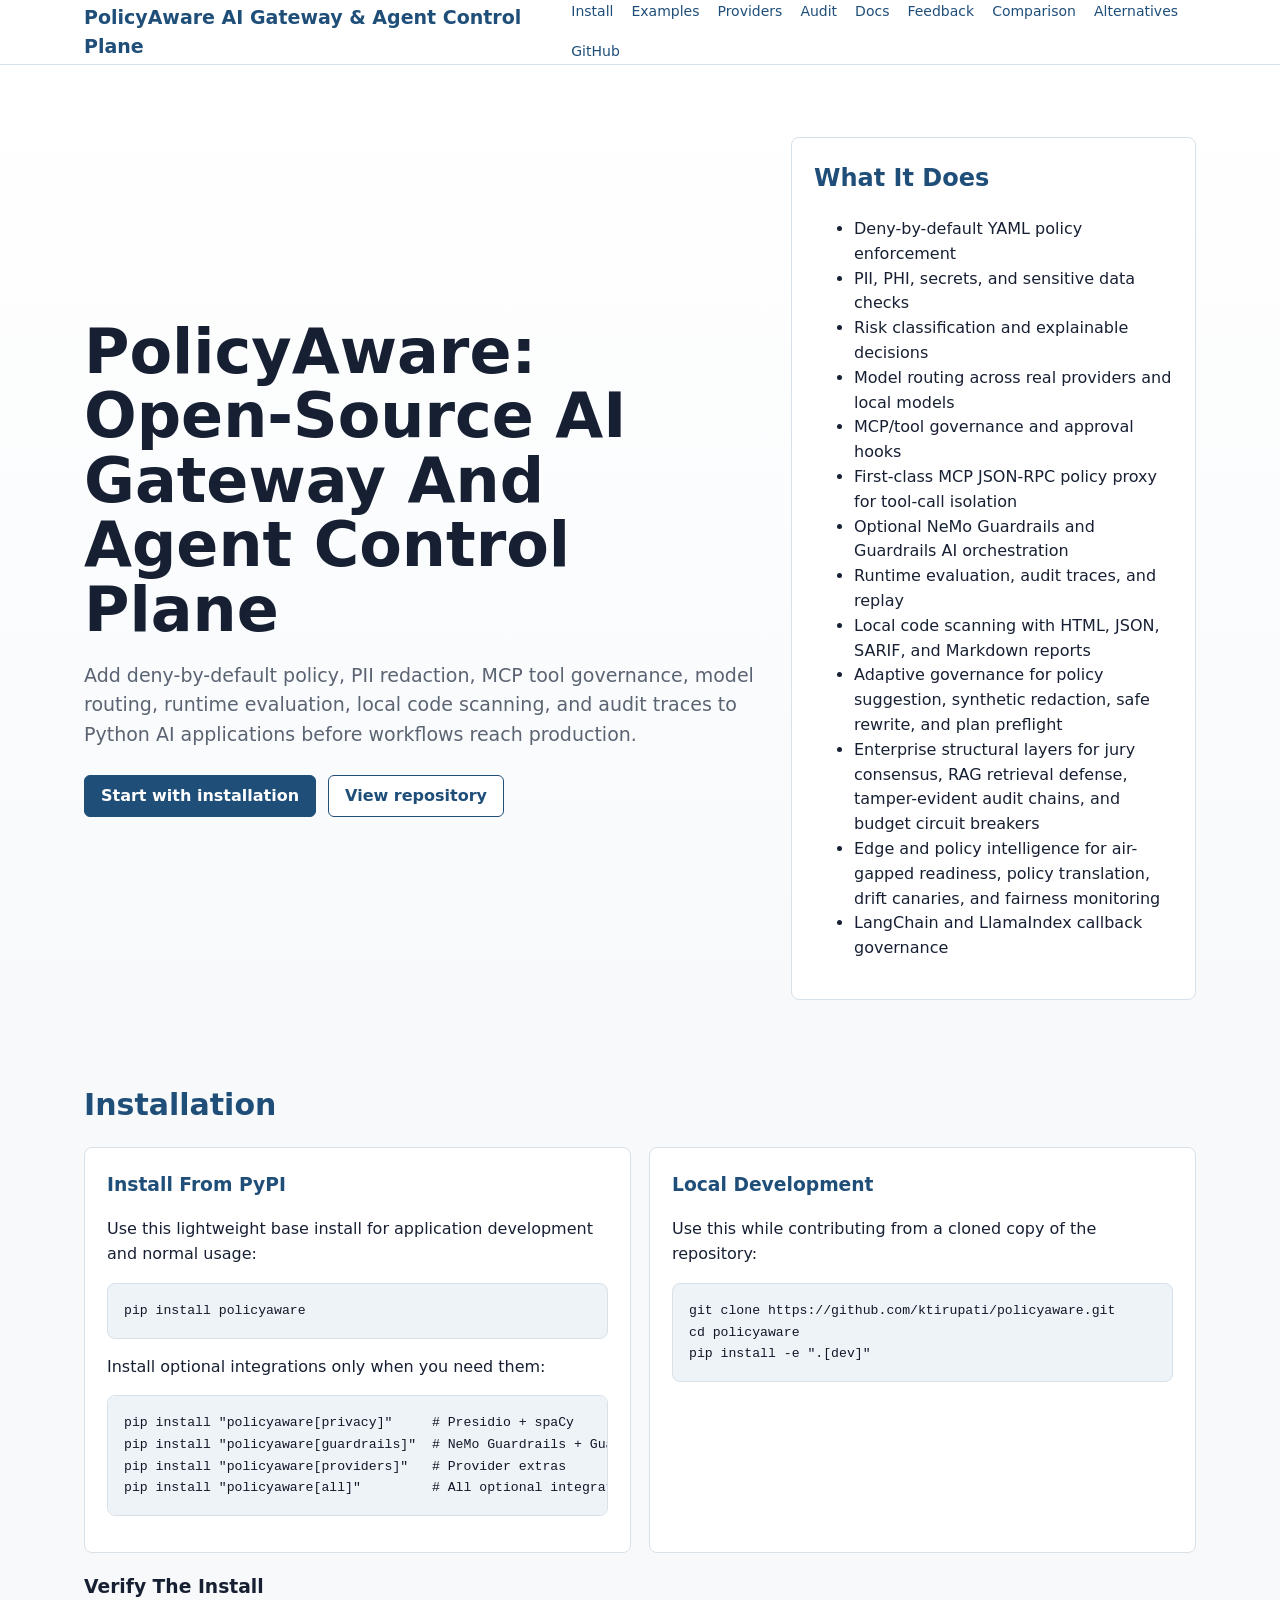
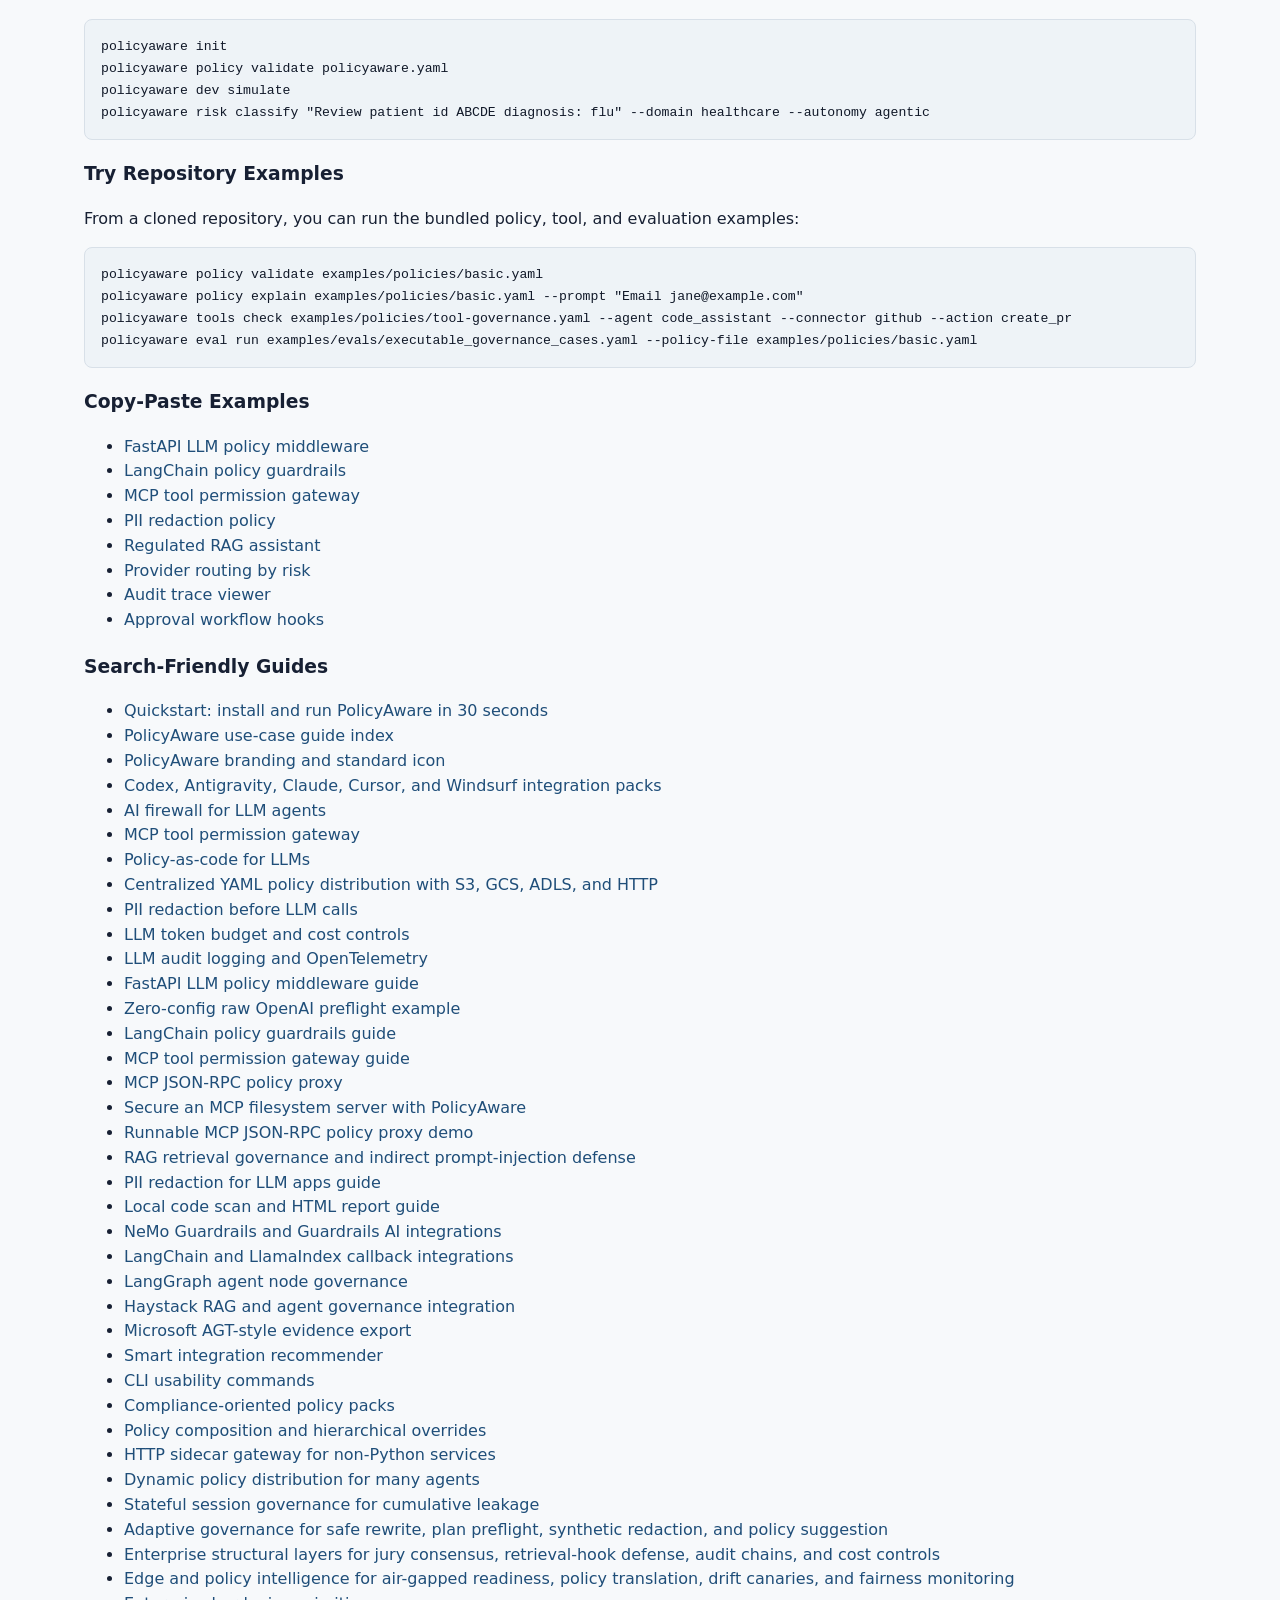
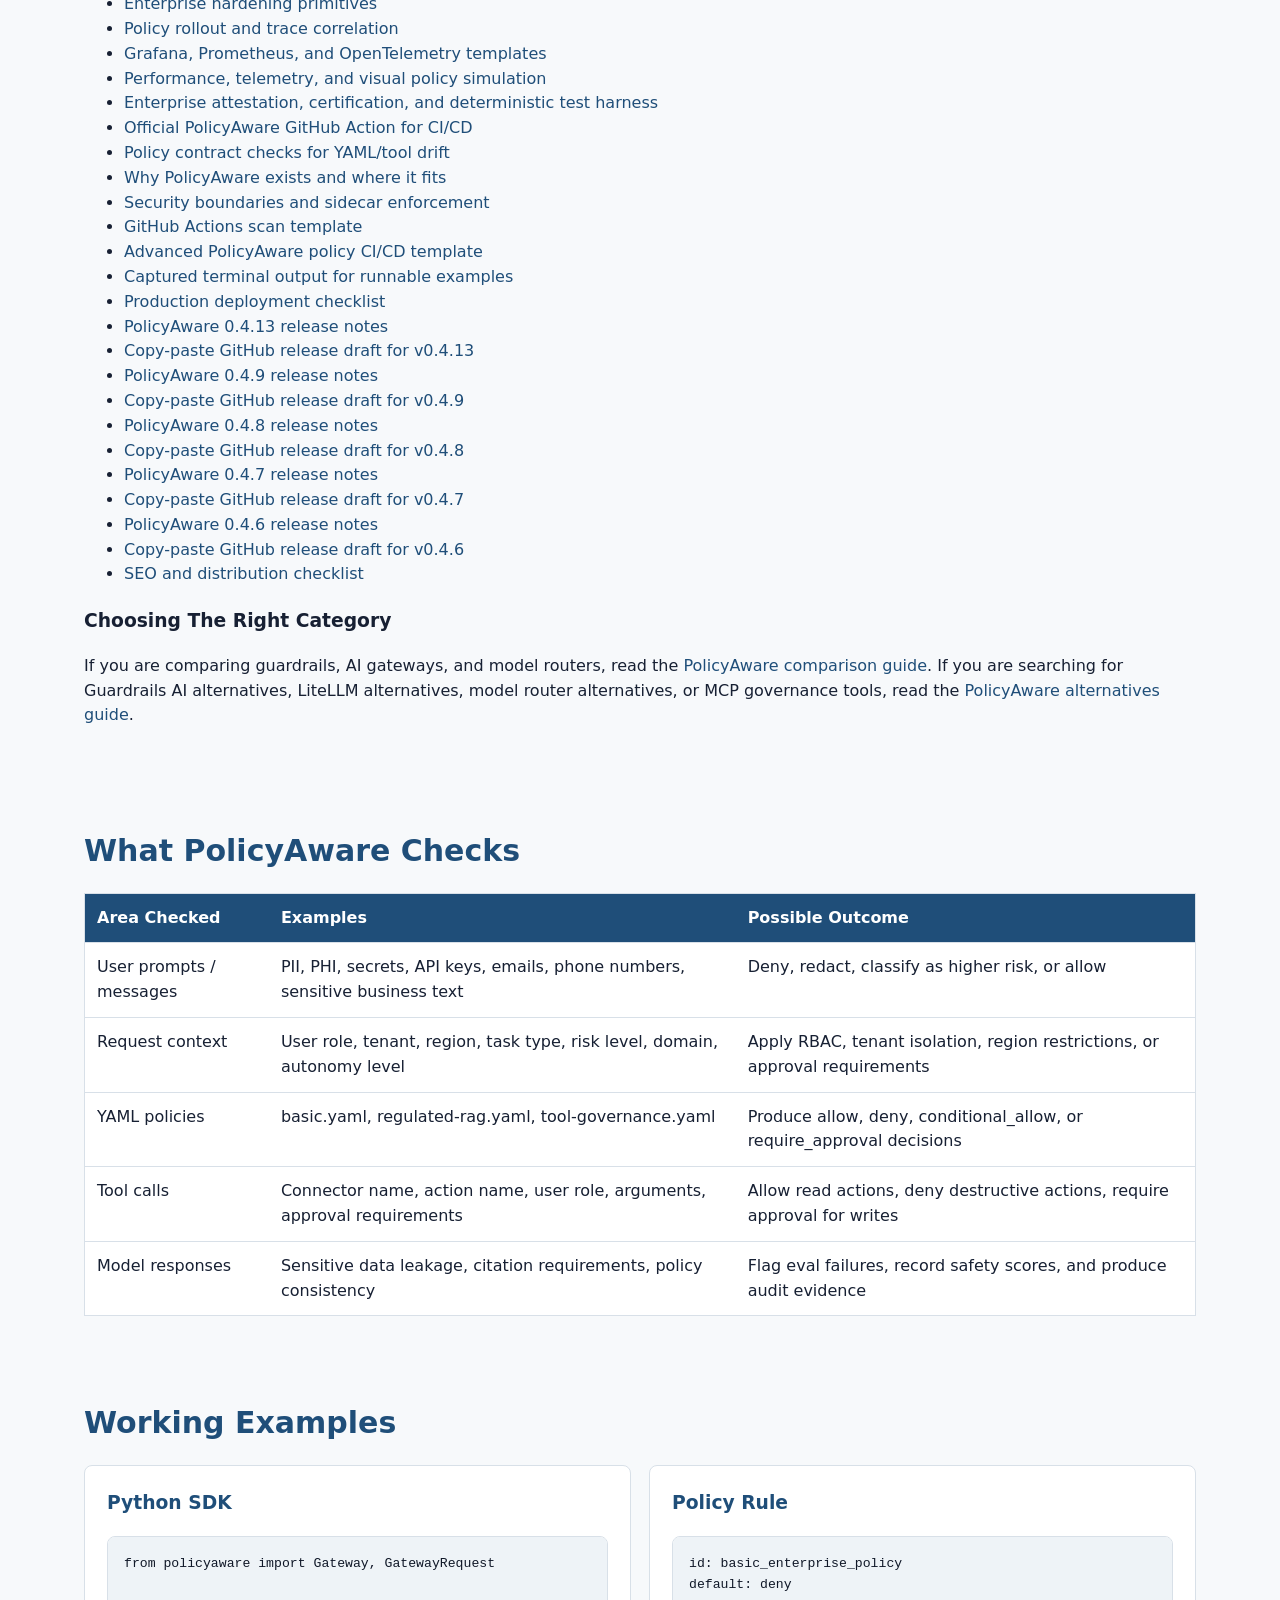
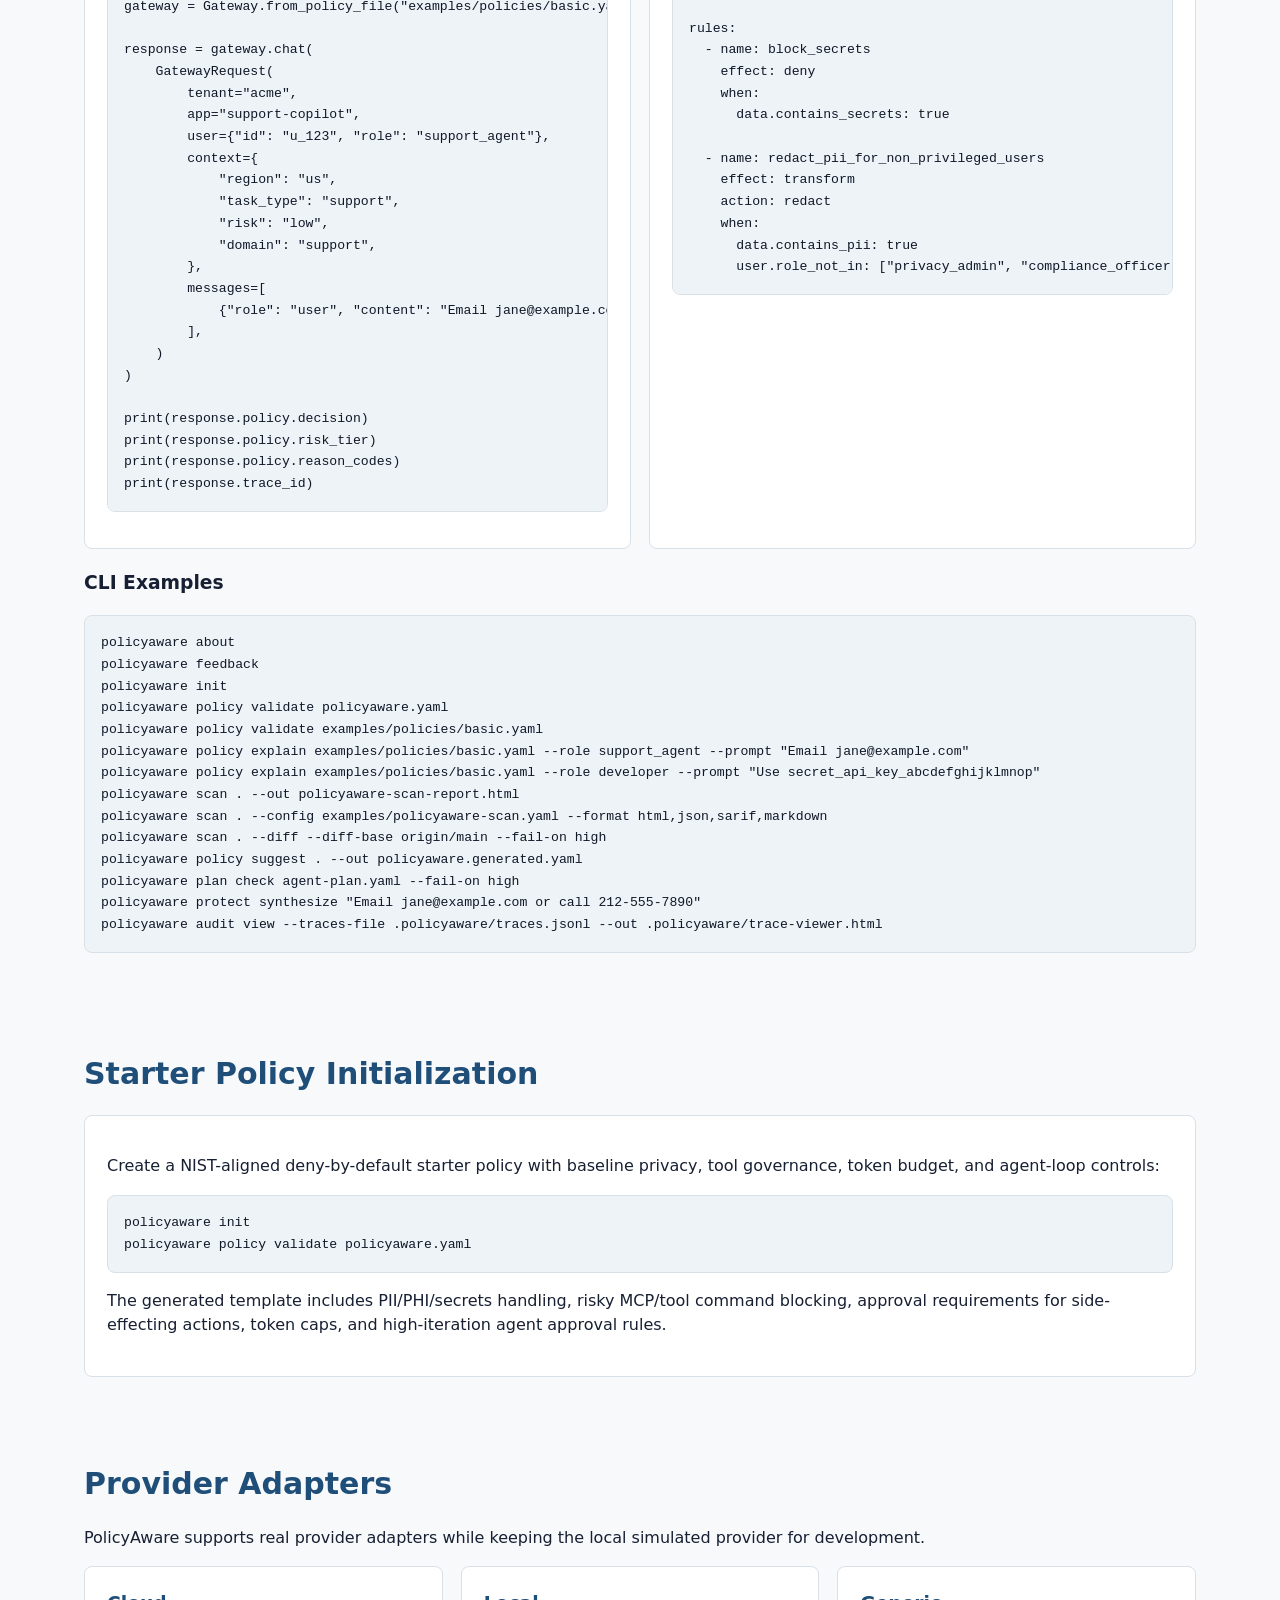
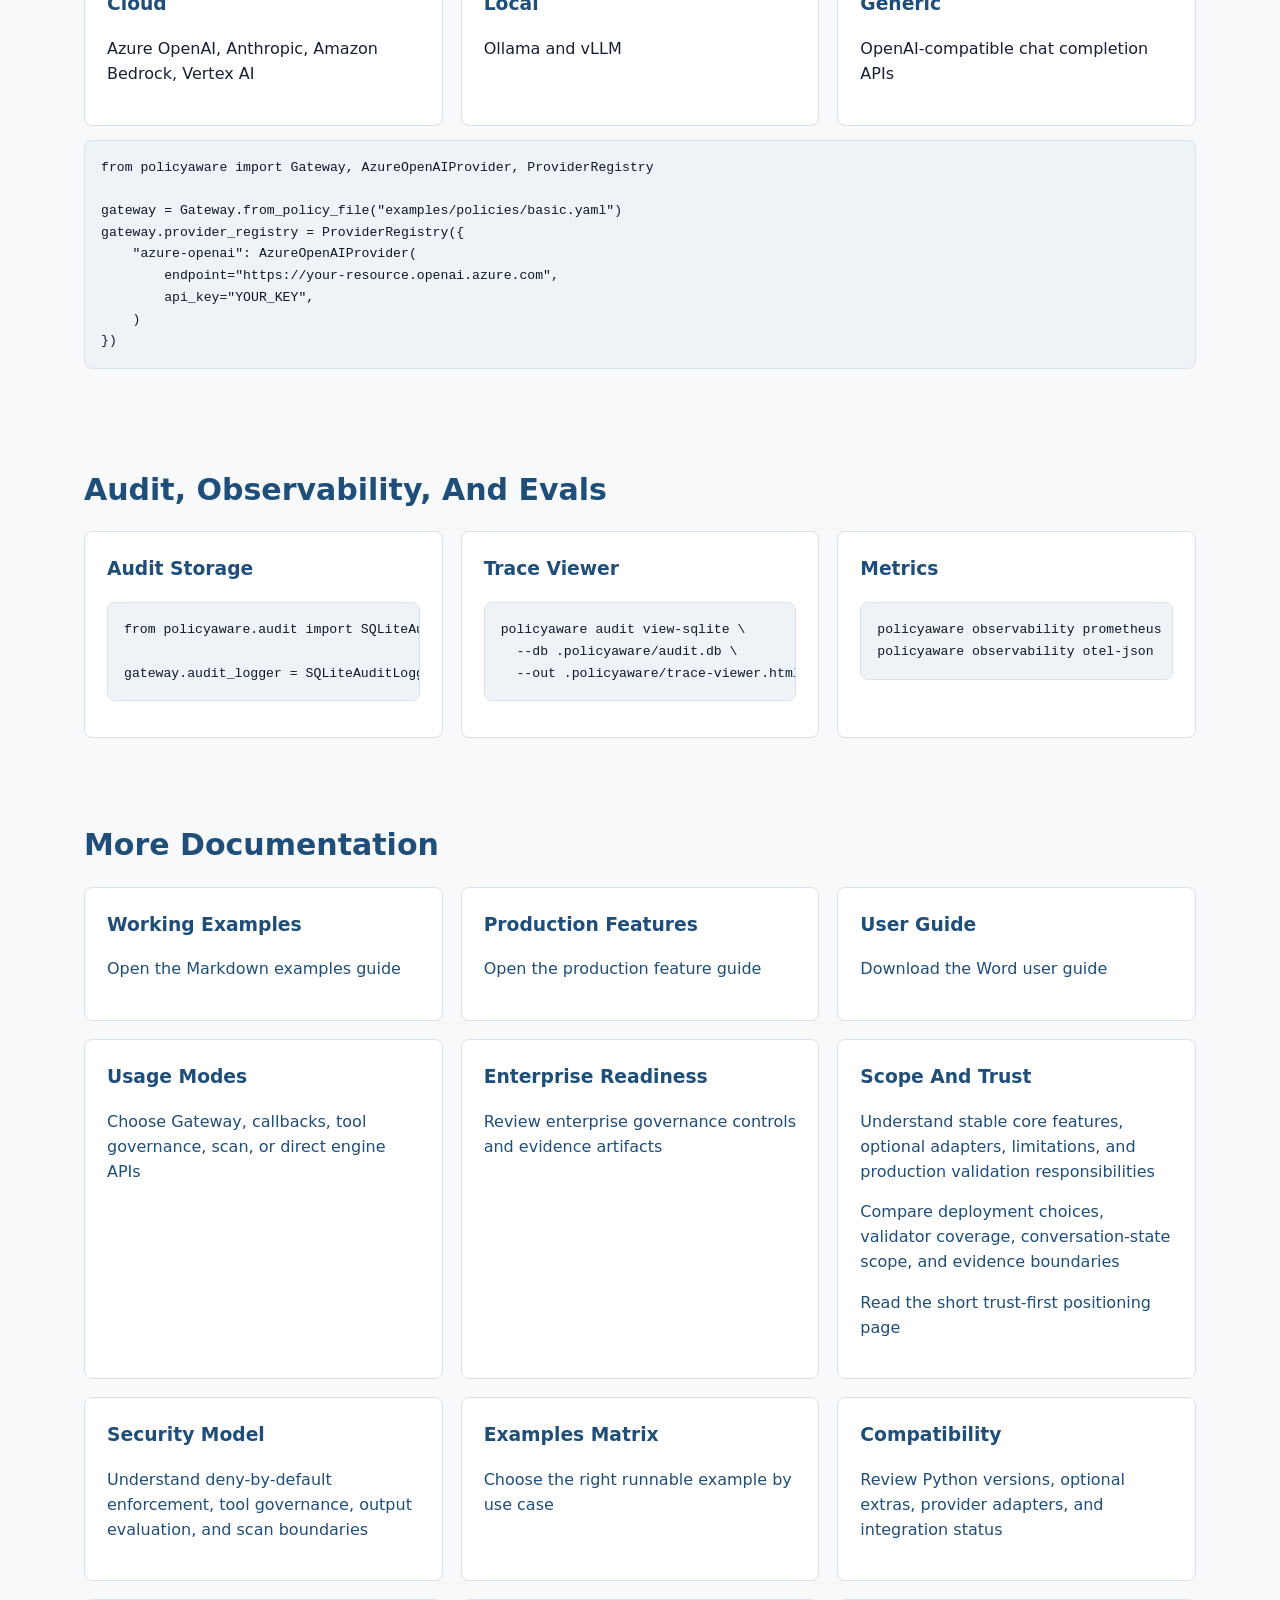
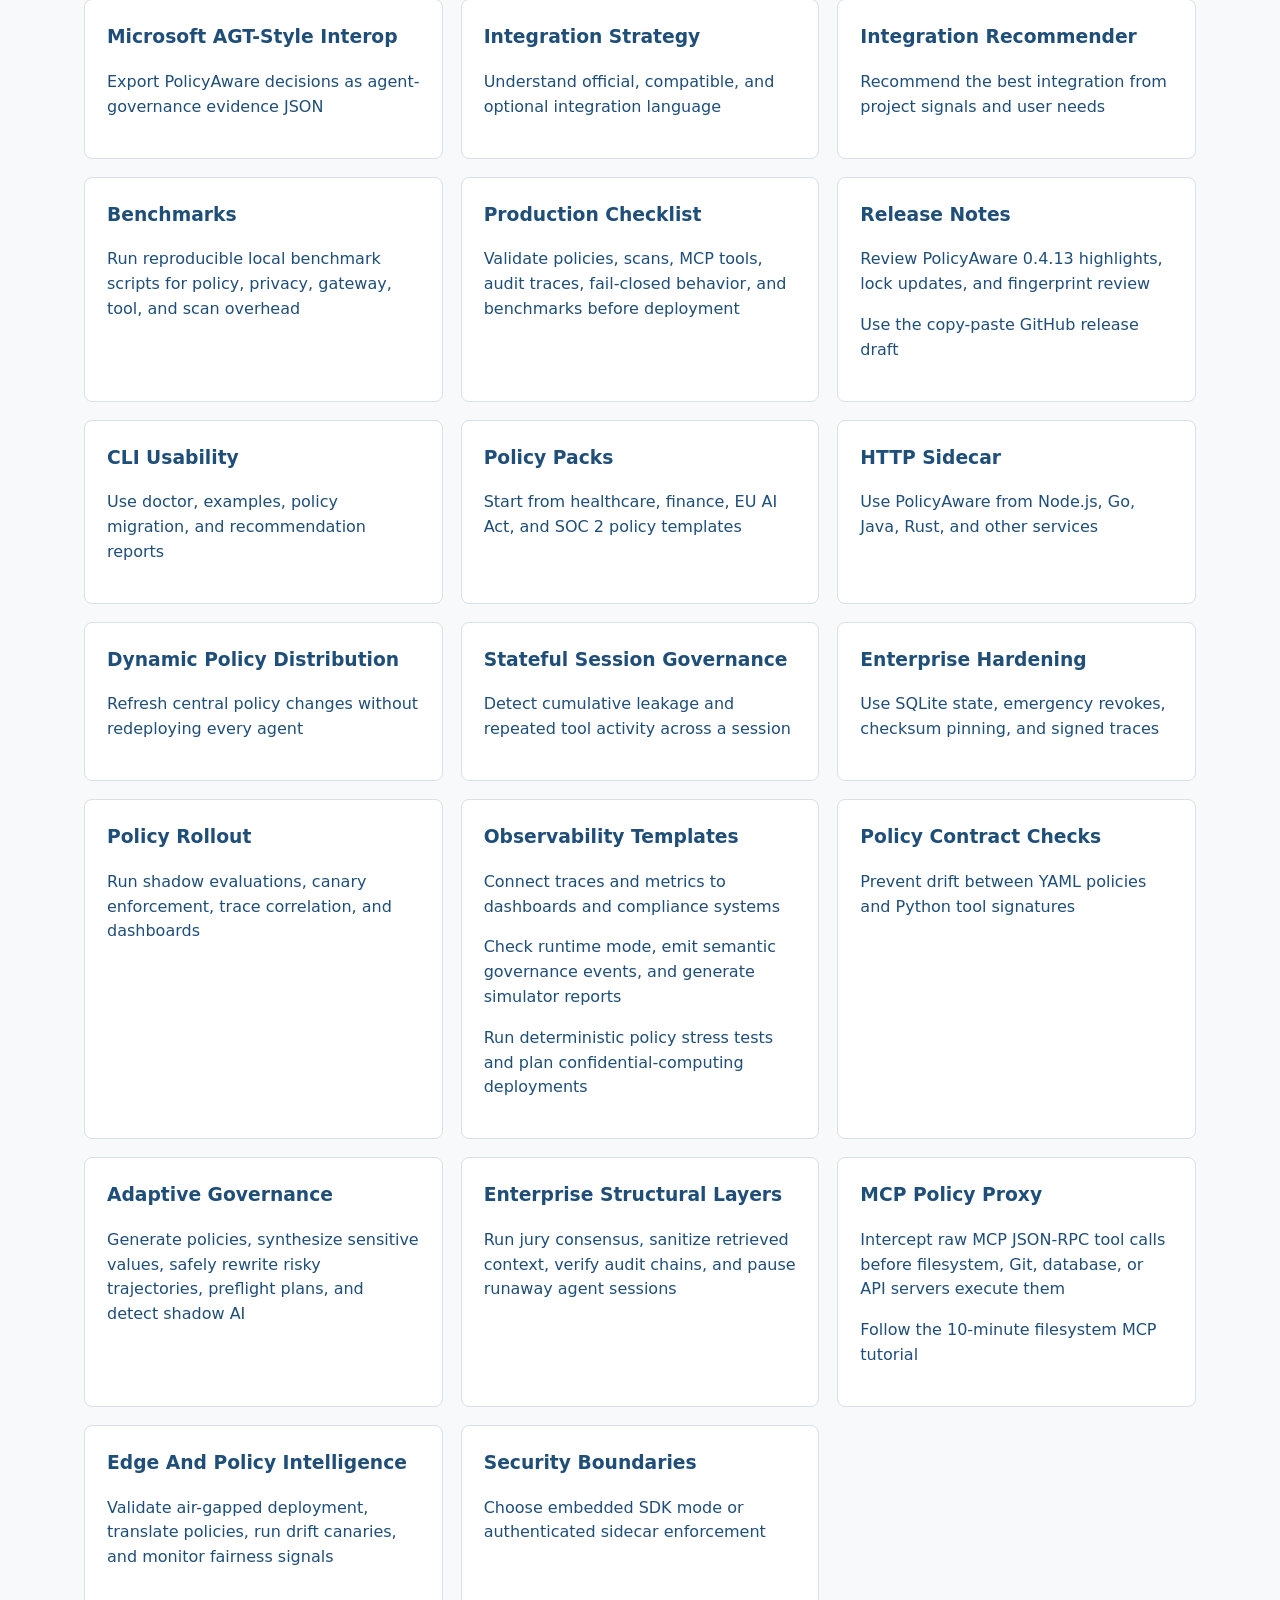
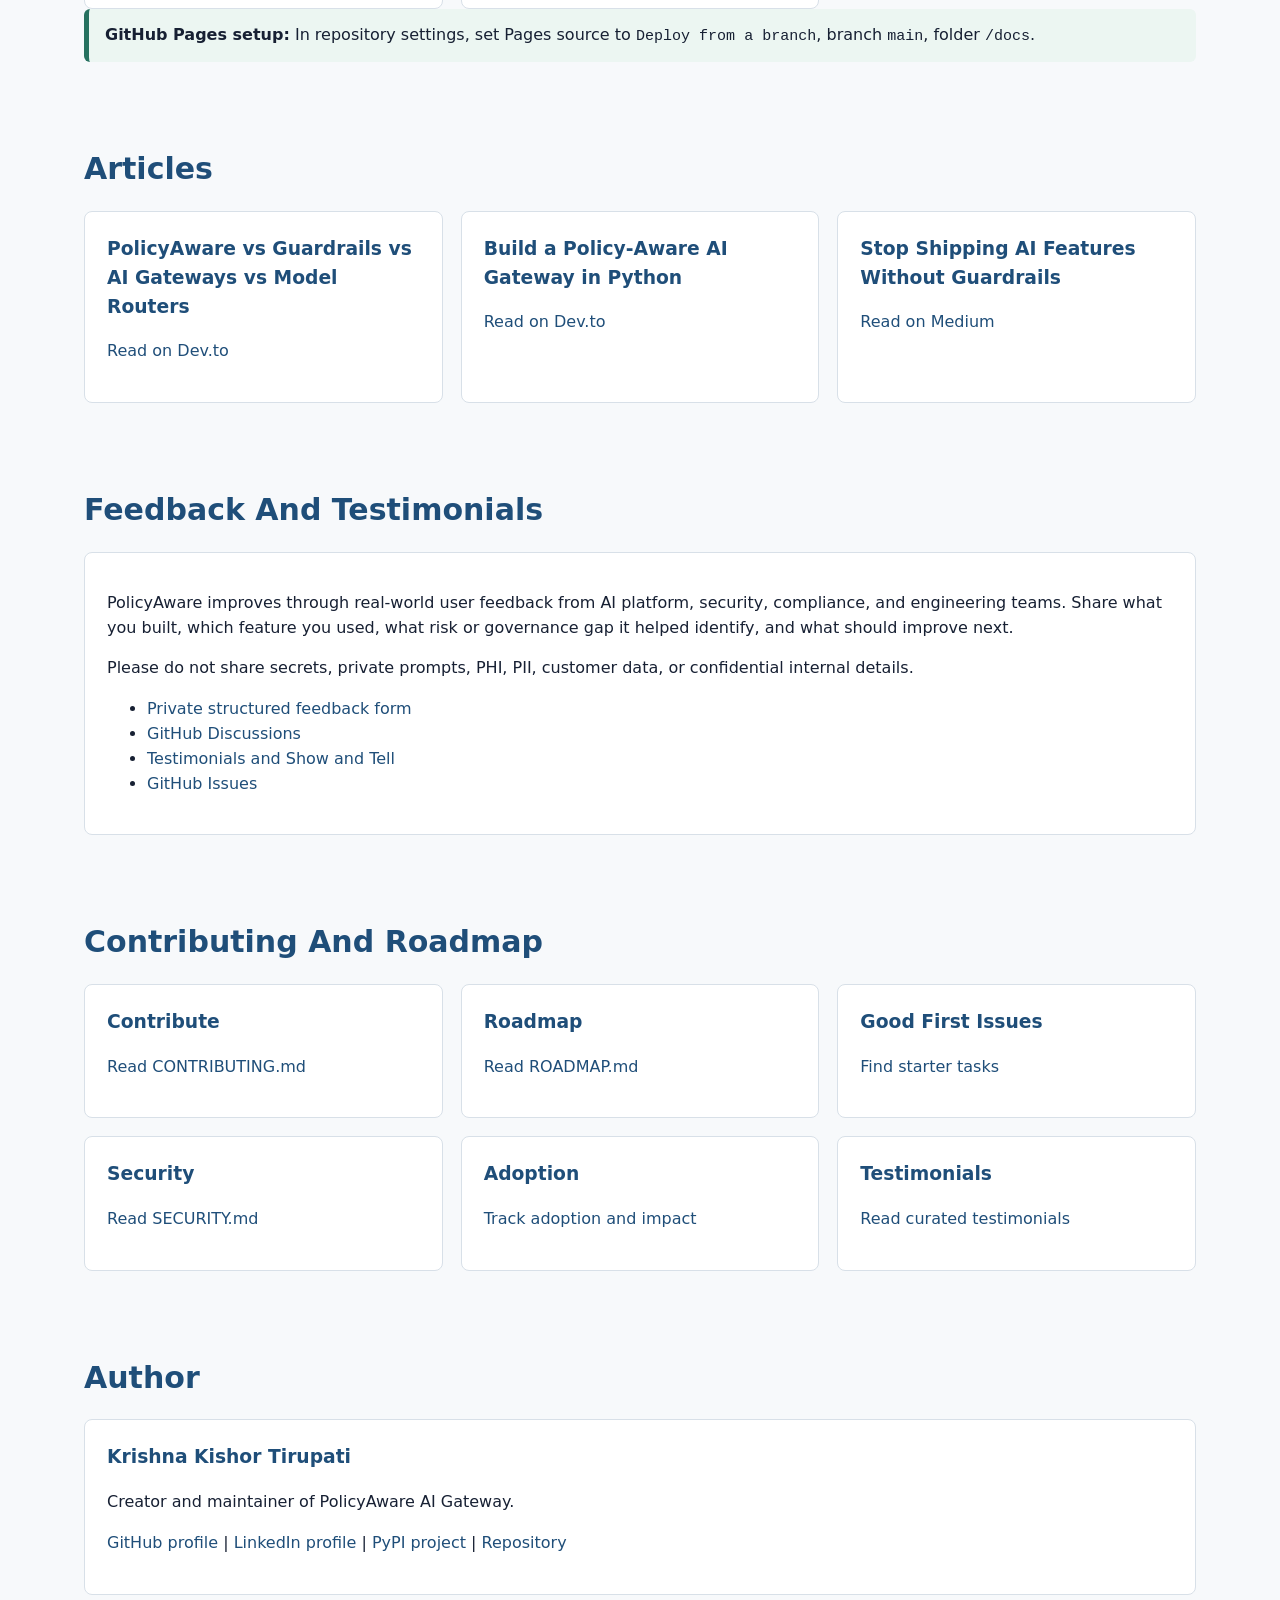
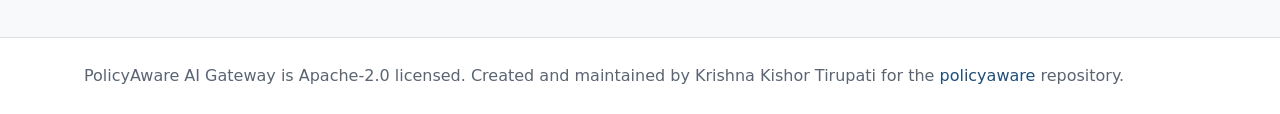
<file: docs/index.html>
<!doctype html>
<html lang="en">
<head>
  <meta charset="utf-8">
  <meta name="viewport" content="width=device-width, initial-scale=1">
  <title>PolicyAware AI Gateway & Agent Control Plane - Open-Source LLM Governance</title>
  <meta name="description" content="PolicyAware is an open-source Python AI firewall and policy-as-code control plane for LLM apps, RAG systems, MCP tools, and autonomous agents. Add deny-by-default policy, PII redaction, centralized policy distribution, token budgets, model routing, OpenTelemetry audit logging, and local code scanning.">
  <meta name="keywords" content="PolicyAware, AI firewall, zero trust AI agent, policy-as-code for LLMs, deny-by-default LLM gateway, MCP tool permission gateway, centralized YAML policy distribution, S3 GCS ADLS policy source, cryptographically pinned compliance policy, fail-closed LLM security gateway, PII redaction before LLM, secrets redaction, LLM token budget rate limiting, OpenTelemetry blocked AI actions, AI gateway, agent control plane, LLM governance, RAG governance, local code scan">
  <meta name="author" content="Krishna Kishor Tirupati">
  <link rel="canonical" href="https://ktirupati.github.io/policyaware/">
  <meta property="og:type" content="website">
  <meta property="og:title" content="PolicyAware AI Gateway & Agent Control Plane">
  <meta property="og:description" content="Add deny-by-default policy, PII redaction, MCP tool governance, model routing, evaluation, local code scanning, and audit traces to LLM, RAG, and AI agent apps in minutes.">
  <meta property="og:url" content="https://ktirupati.github.io/policyaware/">
  <meta property="og:site_name" content="PolicyAware AI Gateway & Agent Control Plane">
  <meta property="og:image" content="https://ktirupati.github.io/policyaware/social-preview.svg">
  <meta property="og:image:alt" content="PolicyAware AI Gateway and Agent Control Plane - Open-source LLM governance">
  <meta name="twitter:card" content="summary">
  <meta name="twitter:title" content="PolicyAware AI Gateway & Agent Control Plane">
  <meta name="twitter:description" content="Open-source policy-aware control plane for governed LLM, RAG, AI agent, MCP tool execution, and local code scanning.">
  <meta name="twitter:image" content="https://ktirupati.github.io/policyaware/social-preview.svg">
  <link rel="icon" href="assets/policyaware-icon.svg" type="image/svg+xml">
  <link rel="stylesheet" href="site.css">
  <script type="application/ld+json">
  {
    "@context": "https://schema.org",
    "@type": "SoftwareApplication",
    "name": "PolicyAware AI Gateway & Agent Control Plane",
    "description": "An open-source Python AI firewall and policy-as-code control plane for governed AI execution. Enforce deny-by-default policy, PII redaction, MCP tool governance, centralized policy distribution, model routing, token budgets, runtime evaluation, OpenTelemetry audit logging, local code scanning, and audit traces for LLM, RAG, and AI agent applications.",
    "applicationCategory": "DeveloperApplication",
    "operatingSystem": "All",
    "programmingLanguage": "Python",
    "license": "https://opensource.org/licenses/Apache-2.0",
    "author": {
      "@type": "Person",
      "name": "Krishna Kishor Tirupati",
      "alternateName": "Krishna Tirupati",
      "sameAs": [
        "https://github.com/ktirupati",
        "https://www.linkedin.com/in/krishna-tirupati/"
      ]
    },
    "downloadUrl": "https://pypi.org/project/policyaware/",
    "codeRepository": "https://github.com/ktirupati/policyaware",
    "url": "https://ktirupati.github.io/policyaware/",
    "requirements": "Python >= 3.10"
  }
  </script>
</head>
<body>
  <header>
    <div class="shell nav">
      <a class="brand" href="./">PolicyAware AI Gateway & Agent Control Plane</a>
      <nav class="nav-links">
        <a href="#install">Install</a>
        <a href="#examples">Examples</a>
        <a href="#providers">Providers</a>
        <a href="#audit">Audit</a>
        <a href="#docs">Docs</a>
        <a href="#feedback">Feedback</a>
        <a href="comparison.md">Comparison</a>
        <a href="alternatives.html">Alternatives</a>
        <a href="https://github.com/ktirupati/policyaware">GitHub</a>
      </nav>
    </div>
  </header>

  <main>
    <section class="hero">
      <div class="shell hero-grid">
        <div>
          <h1>PolicyAware: Open-Source AI Gateway And Agent Control Plane</h1>
          <p class="subtitle">
            Add deny-by-default policy, PII redaction, MCP tool governance,
            model routing, runtime evaluation, local code scanning, and audit
            traces to Python AI applications before workflows reach production.
          </p>
          <div class="button-row">
            <a class="button" href="#install">Start with installation</a>
            <a class="button secondary" href="https://github.com/ktirupati/policyaware">View repository</a>
          </div>
        </div>
        <div class="card hero-card">
          <h2>What It Does</h2>
          <ul>
            <li>Deny-by-default YAML policy enforcement</li>
            <li>PII, PHI, secrets, and sensitive data checks</li>
            <li>Risk classification and explainable decisions</li>
            <li>Model routing across real providers and local models</li>
            <li>MCP/tool governance and approval hooks</li>
            <li>First-class MCP JSON-RPC policy proxy for tool-call isolation</li>
            <li>Optional NeMo Guardrails and Guardrails AI orchestration</li>
            <li>Runtime evaluation, audit traces, and replay</li>
            <li>Local code scanning with HTML, JSON, SARIF, and Markdown reports</li>
            <li>Adaptive governance for policy suggestion, synthetic redaction, safe rewrite, and plan preflight</li>
            <li>Enterprise structural layers for jury consensus, RAG retrieval defense, tamper-evident audit chains, and budget circuit breakers</li>
            <li>Edge and policy intelligence for air-gapped readiness, policy translation, drift canaries, and fairness monitoring</li>
            <li>LangChain and LlamaIndex callback governance</li>
          </ul>
        </div>
      </div>
    </section>

    <section id="install" class="section">
      <div class="shell">
        <h2>Installation</h2>
        <div class="grid two">
          <div class="card">
            <h3>Install From PyPI</h3>
            <p>Use this lightweight base install for application development and normal usage:</p>
            <pre><code>pip install policyaware</code></pre>
            <p>Install optional integrations only when you need them:</p>
            <pre><code>pip install "policyaware[privacy]"     # Presidio + spaCy
pip install "policyaware[guardrails]"  # NeMo Guardrails + Guardrails AI
pip install "policyaware[providers]"   # Provider extras
pip install "policyaware[all]"         # All optional integrations</code></pre>
          </div>
          <div class="card">
            <h3>Local Development</h3>
            <p>Use this while contributing from a cloned copy of the repository:</p>
            <pre><code>git clone https://github.com/ktirupati/policyaware.git
cd policyaware
pip install -e ".[dev]"</code></pre>
          </div>
        </div>

        <h3>Verify The Install</h3>
        <pre><code>policyaware init
policyaware policy validate policyaware.yaml
policyaware dev simulate
policyaware risk classify "Review patient id ABCDE diagnosis: flu" --domain healthcare --autonomy agentic</code></pre>

        <h3>Try Repository Examples</h3>
        <p>From a cloned repository, you can run the bundled policy, tool, and evaluation examples:</p>
        <pre><code>policyaware policy validate examples/policies/basic.yaml
policyaware policy explain examples/policies/basic.yaml --prompt "Email jane@example.com"
policyaware tools check examples/policies/tool-governance.yaml --agent code_assistant --connector github --action create_pr
policyaware eval run examples/evals/executable_governance_cases.yaml --policy-file examples/policies/basic.yaml</code></pre>

        <h3>Copy-Paste Examples</h3>
        <ul>
          <li><a href="https://github.com/ktirupati/policyaware/tree/main/examples/fastapi-llm-policy-middleware">FastAPI LLM policy middleware</a></li>
          <li><a href="https://github.com/ktirupati/policyaware/tree/main/examples/langchain-policy-guardrails">LangChain policy guardrails</a></li>
          <li><a href="https://github.com/ktirupati/policyaware/tree/main/examples/mcp-tool-permission-gateway">MCP tool permission gateway</a></li>
          <li><a href="https://github.com/ktirupati/policyaware/tree/main/examples/pii-redaction-policy">PII redaction policy</a></li>
          <li><a href="https://github.com/ktirupati/policyaware/tree/main/examples/regulated-rag-assistant">Regulated RAG assistant</a></li>
          <li><a href="https://github.com/ktirupati/policyaware/tree/main/examples/provider-routing-by-risk">Provider routing by risk</a></li>
          <li><a href="https://github.com/ktirupati/policyaware/tree/main/examples/audit-trace-viewer">Audit trace viewer</a></li>
          <li><a href="https://github.com/ktirupati/policyaware/tree/main/examples/approval-workflow-hooks">Approval workflow hooks</a></li>
        </ul>

        <h3>Search-Friendly Guides</h3>
        <ul>
          <li><a href="quickstart.md">Quickstart: install and run PolicyAware in 30 seconds</a></li>
          <li><a href="use-cases/README.md">PolicyAware use-case guide index</a></li>
          <li><a href="branding.md">PolicyAware branding and standard icon</a></li>
          <li><a href="https://github.com/ktirupati/policyaware/tree/main/integrations">Codex, Antigravity, Claude, Cursor, and Windsurf integration packs</a></li>
          <li><a href="use-cases/ai-firewall-for-llm-agents.md">AI firewall for LLM agents</a></li>
          <li><a href="use-cases/mcp-tool-permission-gateway.md">MCP tool permission gateway</a></li>
          <li><a href="use-cases/policy-as-code-for-llms.md">Policy-as-code for LLMs</a></li>
          <li><a href="use-cases/centralized-ai-policy-distribution.md">Centralized YAML policy distribution with S3, GCS, ADLS, and HTTP</a></li>
          <li><a href="use-cases/pii-redaction-before-llm.md">PII redaction before LLM calls</a></li>
          <li><a href="use-cases/llm-token-budget-cost-controls.md">LLM token budget and cost controls</a></li>
          <li><a href="use-cases/llm-audit-logging-opentelemetry.md">LLM audit logging and OpenTelemetry</a></li>
          <li><a href="fastapi-llm-policy-middleware.html">FastAPI LLM policy middleware guide</a></li>
          <li><a href="https://github.com/ktirupati/policyaware/tree/main/examples/zero-config-openai">Zero-config raw OpenAI preflight example</a></li>
          <li><a href="langchain-policy-guardrails.html">LangChain policy guardrails guide</a></li>
          <li><a href="mcp-tool-permission-gateway.html">MCP tool permission gateway guide</a></li>
          <li><a href="mcp-policy-proxy.md">MCP JSON-RPC policy proxy</a></li>
          <li><a href="mcp-filesystem-server-tutorial.md">Secure an MCP filesystem server with PolicyAware</a></li>
          <li><a href="https://github.com/ktirupati/policyaware/tree/main/examples/mcp-policy-proxy-demo">Runnable MCP JSON-RPC policy proxy demo</a></li>
          <li><a href="rag-retrieval-governance.md">RAG retrieval governance and indirect prompt-injection defense</a></li>
          <li><a href="pii-redaction-llm.html">PII redaction for LLM apps guide</a></li>
          <li><a href="local-code-scan.md">Local code scan and HTML report guide</a></li>
          <li><a href="capabilities/guardrails-integrations.md">NeMo Guardrails and Guardrails AI integrations</a></li>
          <li><a href="capabilities/integration-callbacks.md">LangChain and LlamaIndex callback integrations</a></li>
          <li><a href="capabilities/langgraph-integration.md">LangGraph agent node governance</a></li>
          <li><a href="capabilities/haystack-integration.md">Haystack RAG and agent governance integration</a></li>
          <li><a href="capabilities/microsoft-agt-interop.md">Microsoft AGT-style evidence export</a></li>
          <li><a href="capabilities/integration-recommender.md">Smart integration recommender</a></li>
          <li><a href="cli-usability.md">CLI usability commands</a></li>
          <li><a href="policy-packs.md">Compliance-oriented policy packs</a></li>
          <li><a href="policy-composition.md">Policy composition and hierarchical overrides</a></li>
          <li><a href="sidecar-http-gateway.md">HTTP sidecar gateway for non-Python services</a></li>
          <li><a href="dynamic-policy-distribution.md">Dynamic policy distribution for many agents</a></li>
          <li><a href="stateful-session-governance.md">Stateful session governance for cumulative leakage</a></li>
          <li><a href="adaptive-governance.md">Adaptive governance for safe rewrite, plan preflight, synthetic redaction, and policy suggestion</a></li>
          <li><a href="enterprise-structural-layers.md">Enterprise structural layers for jury consensus, retrieval-hook defense, audit chains, and cost controls</a></li>
          <li><a href="edge-policy-intelligence.md">Edge and policy intelligence for air-gapped readiness, policy translation, drift canaries, and fairness monitoring</a></li>
          <li><a href="enterprise-hardening.md">Enterprise hardening primitives</a></li>
          <li><a href="policy-rollout-and-trace-correlation.md">Policy rollout and trace correlation</a></li>
          <li><a href="observability-templates.md">Grafana, Prometheus, and OpenTelemetry templates</a></li>
          <li><a href="performance-observability-simulator.md">Performance, telemetry, and visual policy simulation</a></li>
          <li><a href="enterprise-attestation-certification-and-test-harness.md">Enterprise attestation, certification, and deterministic test harness</a></li>
          <li><a href="github-action.md">Official PolicyAware GitHub Action for CI/CD</a></li>
          <li><a href="policy-contract-checks.md">Policy contract checks for YAML/tool drift</a></li>
          <li><a href="why-policyaware.md">Why PolicyAware exists and where it fits</a></li>
          <li><a href="security-boundaries.md">Security boundaries and sidecar enforcement</a></li>
          <li><a href="ci/policyaware-scan-github-actions.yml">GitHub Actions scan template</a></li>
          <li><a href="ci/policyaware-policy-cicd.yml">Advanced PolicyAware policy CI/CD template</a></li>
          <li><a href="demo-outputs.md">Captured terminal output for runnable examples</a></li>
          <li><a href="production-checklist.md">Production deployment checklist</a></li>
          <li><a href="release-notes-0.4.13.md">PolicyAware 0.4.13 release notes</a></li>
          <li><a href="github-release-v0.4.13.md">Copy-paste GitHub release draft for v0.4.13</a></li>
          <li><a href="release-notes-0.4.9.md">PolicyAware 0.4.9 release notes</a></li>
          <li><a href="github-release-v0.4.9.md">Copy-paste GitHub release draft for v0.4.9</a></li>
          <li><a href="release-notes-0.4.8.md">PolicyAware 0.4.8 release notes</a></li>
          <li><a href="github-release-v0.4.8.md">Copy-paste GitHub release draft for v0.4.8</a></li>
          <li><a href="release-notes-0.4.7.md">PolicyAware 0.4.7 release notes</a></li>
          <li><a href="github-release-v0.4.7.md">Copy-paste GitHub release draft for v0.4.7</a></li>
          <li><a href="release-notes-0.4.6.md">PolicyAware 0.4.6 release notes</a></li>
          <li><a href="github-release-v0.4.6.md">Copy-paste GitHub release draft for v0.4.6</a></li>
          <li><a href="seo-and-distribution.md">SEO and distribution checklist</a></li>
        </ul>

        <h3>Choosing The Right Category</h3>
        <p>
          If you are comparing guardrails, AI gateways, and model routers,
          read the <a href="comparison.md">PolicyAware comparison guide</a>.
          If you are searching for Guardrails AI alternatives, LiteLLM alternatives,
          model router alternatives, or MCP governance tools, read the
          <a href="alternatives.html">PolicyAware alternatives guide</a>.
        </p>
      </div>
    </section>

    <section class="section">
      <div class="shell">
        <h2>What PolicyAware Checks</h2>
        <table>
          <thead>
            <tr>
              <th>Area Checked</th>
              <th>Examples</th>
              <th>Possible Outcome</th>
            </tr>
          </thead>
          <tbody>
            <tr>
              <td>User prompts / messages</td>
              <td>PII, PHI, secrets, API keys, emails, phone numbers, sensitive business text</td>
              <td>Deny, redact, classify as higher risk, or allow</td>
            </tr>
            <tr>
              <td>Request context</td>
              <td>User role, tenant, region, task type, risk level, domain, autonomy level</td>
              <td>Apply RBAC, tenant isolation, region restrictions, or approval requirements</td>
            </tr>
            <tr>
              <td>YAML policies</td>
              <td>basic.yaml, regulated-rag.yaml, tool-governance.yaml</td>
              <td>Produce allow, deny, conditional_allow, or require_approval decisions</td>
            </tr>
            <tr>
              <td>Tool calls</td>
              <td>Connector name, action name, user role, arguments, approval requirements</td>
              <td>Allow read actions, deny destructive actions, require approval for writes</td>
            </tr>
            <tr>
              <td>Model responses</td>
              <td>Sensitive data leakage, citation requirements, policy consistency</td>
              <td>Flag eval failures, record safety scores, and produce audit evidence</td>
            </tr>
          </tbody>
        </table>
      </div>
    </section>

    <section id="examples" class="section">
      <div class="shell">
        <h2>Working Examples</h2>
        <div class="grid two">
          <div class="card">
            <h3>Python SDK</h3>
            <pre><code>from policyaware import Gateway, GatewayRequest

gateway = Gateway.from_policy_file("examples/policies/basic.yaml")

response = gateway.chat(
    GatewayRequest(
        tenant="acme",
        app="support-copilot",
        user={"id": "u_123", "role": "support_agent"},
        context={
            "region": "us",
            "task_type": "support",
            "risk": "low",
            "domain": "support",
        },
        messages=[
            {"role": "user", "content": "Email jane@example.com about the claim."}
        ],
    )
)

print(response.policy.decision)
print(response.policy.risk_tier)
print(response.policy.reason_codes)
print(response.trace_id)</code></pre>
          </div>
          <div class="card">
            <h3>Policy Rule</h3>
            <pre><code>id: basic_enterprise_policy
default: deny

rules:
  - name: block_secrets
    effect: deny
    when:
      data.contains_secrets: true

  - name: redact_pii_for_non_privileged_users
    effect: transform
    action: redact
    when:
      data.contains_pii: true
      user.role_not_in: ["privacy_admin", "compliance_officer"]</code></pre>
          </div>
        </div>

        <h3>CLI Examples</h3>
        <pre><code>policyaware about
policyaware feedback
policyaware init
policyaware policy validate policyaware.yaml
policyaware policy validate examples/policies/basic.yaml
policyaware policy explain examples/policies/basic.yaml --role support_agent --prompt "Email jane@example.com"
policyaware policy explain examples/policies/basic.yaml --role developer --prompt "Use secret_api_key_abcdefghijklmnop"
policyaware scan . --out policyaware-scan-report.html
policyaware scan . --config examples/policyaware-scan.yaml --format html,json,sarif,markdown
policyaware scan . --diff --diff-base origin/main --fail-on high
policyaware policy suggest . --out policyaware.generated.yaml
policyaware plan check agent-plan.yaml --fail-on high
policyaware protect synthesize "Email jane@example.com or call 212-555-7890"
policyaware audit view --traces-file .policyaware/traces.jsonl --out .policyaware/trace-viewer.html</code></pre>
      </div>
    </section>

    <section class="section">
      <div class="shell">
        <h2>Starter Policy Initialization</h2>
        <div class="card">
          <p>Create a NIST-aligned deny-by-default starter policy with baseline privacy, tool governance, token budget, and agent-loop controls:</p>
          <pre><code>policyaware init
policyaware policy validate policyaware.yaml</code></pre>
          <p>The generated template includes PII/PHI/secrets handling, risky MCP/tool command blocking, approval requirements for side-effecting actions, token caps, and high-iteration agent approval rules.</p>
        </div>
      </div>
    </section>

    <section id="providers" class="section">
      <div class="shell">
        <h2>Provider Adapters</h2>
        <p>PolicyAware supports real provider adapters while keeping the local simulated provider for development.</p>
        <div class="grid">
          <div class="card"><h3>Cloud</h3><p>Azure OpenAI, Anthropic, Amazon Bedrock, Vertex AI</p></div>
          <div class="card"><h3>Local</h3><p>Ollama and vLLM</p></div>
          <div class="card"><h3>Generic</h3><p>OpenAI-compatible chat completion APIs</p></div>
        </div>
        <pre><code>from policyaware import Gateway, AzureOpenAIProvider, ProviderRegistry

gateway = Gateway.from_policy_file("examples/policies/basic.yaml")
gateway.provider_registry = ProviderRegistry({
    "azure-openai": AzureOpenAIProvider(
        endpoint="https://your-resource.openai.azure.com",
        api_key="YOUR_KEY",
    )
})</code></pre>
      </div>
    </section>

    <section id="audit" class="section">
      <div class="shell">
        <h2>Audit, Observability, And Evals</h2>
        <div class="grid">
          <div class="card">
            <h3>Audit Storage</h3>
            <pre><code>from policyaware.audit import SQLiteAuditLogger

gateway.audit_logger = SQLiteAuditLogger(".policyaware/audit.db")</code></pre>
          </div>
          <div class="card">
            <h3>Trace Viewer</h3>
            <pre><code>policyaware audit view-sqlite \
  --db .policyaware/audit.db \
  --out .policyaware/trace-viewer.html</code></pre>
          </div>
          <div class="card">
            <h3>Metrics</h3>
            <pre><code>policyaware observability prometheus
policyaware observability otel-json</code></pre>
          </div>
        </div>
      </div>
    </section>

    <section id="docs" class="section">
      <div class="shell">
        <h2>More Documentation</h2>
        <div class="grid">
          <div class="card">
            <h3>Working Examples</h3>
            <p><a href="working-examples.md">Open the Markdown examples guide</a></p>
          </div>
          <div class="card">
            <h3>Production Features</h3>
            <p><a href="production-features.md">Open the production feature guide</a></p>
          </div>
          <div class="card">
            <h3>User Guide</h3>
            <p><a href="PolicyAware_AI_Gateway_User_Guide.docx">Download the Word user guide</a></p>
          </div>
          <div class="card">
            <h3>Usage Modes</h3>
            <p><a href="usage-modes.md">Choose Gateway, callbacks, tool governance, scan, or direct engine APIs</a></p>
          </div>
          <div class="card">
            <h3>Enterprise Readiness</h3>
            <p><a href="enterprise-readiness.md">Review enterprise governance controls and evidence artifacts</a></p>
          </div>
          <div class="card">
            <h3>Scope And Trust</h3>
            <p><a href="limitations.md">Understand stable core features, optional adapters, limitations, and production validation responsibilities</a></p>
            <p><a href="capability-boundaries.md">Compare deployment choices, validator coverage, conversation-state scope, and evidence boundaries</a></p>
            <p><a href="why-policyaware.md">Read the short trust-first positioning page</a></p>
          </div>
          <div class="card">
            <h3>Security Model</h3>
            <p><a href="security-model.md">Understand deny-by-default enforcement, tool governance, output evaluation, and scan boundaries</a></p>
          </div>
          <div class="card">
            <h3>Examples Matrix</h3>
            <p><a href="examples-matrix.md">Choose the right runnable example by use case</a></p>
          </div>
          <div class="card">
            <h3>Compatibility</h3>
            <p><a href="compatibility.md">Review Python versions, optional extras, provider adapters, and integration status</a></p>
          </div>
          <div class="card">
            <h3>Microsoft AGT-Style Interop</h3>
            <p><a href="capabilities/microsoft-agt-interop.md">Export PolicyAware decisions as agent-governance evidence JSON</a></p>
          </div>
          <div class="card">
            <h3>Integration Strategy</h3>
            <p><a href="integrations-strategy.md">Understand official, compatible, and optional integration language</a></p>
          </div>
          <div class="card">
            <h3>Integration Recommender</h3>
            <p><a href="capabilities/integration-recommender.md">Recommend the best integration from project signals and user needs</a></p>
          </div>
          <div class="card">
            <h3>Benchmarks</h3>
            <p><a href="benchmarks.md">Run reproducible local benchmark scripts for policy, privacy, gateway, tool, and scan overhead</a></p>
          </div>
          <div class="card">
            <h3>Production Checklist</h3>
            <p><a href="production-checklist.md">Validate policies, scans, MCP tools, audit traces, fail-closed behavior, and benchmarks before deployment</a></p>
          </div>
          <div class="card">
            <h3>Release Notes</h3>
            <p><a href="release-notes-0.4.13.md">Review PolicyAware 0.4.13 highlights, lock updates, and fingerprint review</a></p>
            <p><a href="github-release-v0.4.13.md">Use the copy-paste GitHub release draft</a></p>
          </div>
          <div class="card">
            <h3>CLI Usability</h3>
            <p><a href="cli-usability.md">Use doctor, examples, policy migration, and recommendation reports</a></p>
          </div>
          <div class="card">
            <h3>Policy Packs</h3>
            <p><a href="policy-packs.md">Start from healthcare, finance, EU AI Act, and SOC 2 policy templates</a></p>
          </div>
          <div class="card">
            <h3>HTTP Sidecar</h3>
            <p><a href="sidecar-http-gateway.md">Use PolicyAware from Node.js, Go, Java, Rust, and other services</a></p>
          </div>
          <div class="card">
            <h3>Dynamic Policy Distribution</h3>
            <p><a href="dynamic-policy-distribution.md">Refresh central policy changes without redeploying every agent</a></p>
          </div>
          <div class="card">
            <h3>Stateful Session Governance</h3>
            <p><a href="stateful-session-governance.md">Detect cumulative leakage and repeated tool activity across a session</a></p>
          </div>
          <div class="card">
            <h3>Enterprise Hardening</h3>
            <p><a href="enterprise-hardening.md">Use SQLite state, emergency revokes, checksum pinning, and signed traces</a></p>
          </div>
          <div class="card">
            <h3>Policy Rollout</h3>
            <p><a href="policy-rollout-and-trace-correlation.md">Run shadow evaluations, canary enforcement, trace correlation, and dashboards</a></p>
          </div>
          <div class="card">
            <h3>Observability Templates</h3>
            <p><a href="observability-templates.md">Connect traces and metrics to dashboards and compliance systems</a></p>
            <p><a href="performance-observability-simulator.md">Check runtime mode, emit semantic governance events, and generate simulator reports</a></p>
            <p><a href="enterprise-attestation-certification-and-test-harness.md">Run deterministic policy stress tests and plan confidential-computing deployments</a></p>
          </div>
          <div class="card">
            <h3>Policy Contract Checks</h3>
            <p><a href="policy-contract-checks.md">Prevent drift between YAML policies and Python tool signatures</a></p>
          </div>
          <div class="card">
            <h3>Adaptive Governance</h3>
            <p><a href="adaptive-governance.md">Generate policies, synthesize sensitive values, safely rewrite risky trajectories, preflight plans, and detect shadow AI</a></p>
          </div>
          <div class="card">
            <h3>Enterprise Structural Layers</h3>
            <p><a href="enterprise-structural-layers.md">Run jury consensus, sanitize retrieved context, verify audit chains, and pause runaway agent sessions</a></p>
          </div>
          <div class="card">
            <h3>MCP Policy Proxy</h3>
            <p><a href="mcp-policy-proxy.md">Intercept raw MCP JSON-RPC tool calls before filesystem, Git, database, or API servers execute them</a></p>
            <p><a href="mcp-filesystem-server-tutorial.md">Follow the 10-minute filesystem MCP tutorial</a></p>
          </div>
          <div class="card">
            <h3>Edge And Policy Intelligence</h3>
            <p><a href="edge-policy-intelligence.md">Validate air-gapped deployment, translate policies, run drift canaries, and monitor fairness signals</a></p>
          </div>
          <div class="card">
            <h3>Security Boundaries</h3>
            <p><a href="security-boundaries.md">Choose embedded SDK mode or authenticated sidecar enforcement</a></p>
          </div>
        </div>
        <div class="callout">
          <strong>GitHub Pages setup:</strong> In repository settings, set Pages source to
          <code>Deploy from a branch</code>, branch <code>main</code>, folder <code>/docs</code>.
        </div>
      </div>
    </section>

    <section id="articles" class="section">
      <div class="shell">
        <h2>Articles</h2>
        <div class="grid">
          <div class="card">
            <h3>PolicyAware vs Guardrails vs AI Gateways vs Model Routers</h3>
            <p><a href="https://dev.to/ktirupati/policyaware-vs-guardrails-vs-ai-gateways-vs-model-routers-the-comparison-every-ai-engineer-needs-289p">Read on Dev.to</a></p>
          </div>
          <div class="card">
            <h3>Build a Policy-Aware AI Gateway in Python</h3>
            <p><a href="https://dev.to/ktirupati/build-a-policy-aware-ai-gateway-in-python-data-protection-policy-enforcement-with-policyaware-462h">Read on Dev.to</a></p>
          </div>
          <div class="card">
            <h3>Stop Shipping AI Features Without Guardrails</h3>
            <p><a href="https://medium.com/@krishna.k.tirupati/stop-shipping-ai-features-without-guardrails-build-safer-ai-apps-with-policyaware-8bfd8509e4fb">Read on Medium</a></p>
          </div>
        </div>
      </div>
    </section>

    <section id="feedback" class="section">
      <div class="shell">
        <h2>Feedback And Testimonials</h2>
        <div class="card">
          <p>
            PolicyAware improves through real-world user feedback from AI platform,
            security, compliance, and engineering teams. Share what you built, which
            feature you used, what risk or governance gap it helped identify, and
            what should improve next.
          </p>
          <p>Please do not share secrets, private prompts, PHI, PII, customer data, or confidential internal details.</p>
          <ul>
            <li><a href="https://docs.google.com/forms/d/e/1FAIpQLSc2QcQydjXZ0YF9bbVSpudoM5y8noxIP5jU-acVmjlyvf6Slg/viewform">Private structured feedback form</a></li>
            <li><a href="https://github.com/ktirupati/policyaware/discussions">GitHub Discussions</a></li>
            <li><a href="https://github.com/ktirupati/policyaware/discussions/categories/show-and-tell">Testimonials and Show and Tell</a></li>
            <li><a href="https://github.com/ktirupati/policyaware/issues">GitHub Issues</a></li>
          </ul>
        </div>
      </div>
    </section>

    <section id="contribute" class="section">
      <div class="shell">
        <h2>Contributing And Roadmap</h2>
        <div class="grid">
          <div class="card">
            <h3>Contribute</h3>
            <p><a href="https://github.com/ktirupati/policyaware/blob/main/CONTRIBUTING.md">Read CONTRIBUTING.md</a></p>
          </div>
          <div class="card">
            <h3>Roadmap</h3>
            <p><a href="https://github.com/ktirupati/policyaware/blob/main/ROADMAP.md">Read ROADMAP.md</a></p>
          </div>
          <div class="card">
            <h3>Good First Issues</h3>
            <p><a href="https://github.com/ktirupati/policyaware/blob/main/GOOD_FIRST_ISSUES.md">Find starter tasks</a></p>
          </div>
          <div class="card">
            <h3>Security</h3>
            <p><a href="https://github.com/ktirupati/policyaware/blob/main/SECURITY.md">Read SECURITY.md</a></p>
          </div>
          <div class="card">
            <h3>Adoption</h3>
            <p><a href="https://github.com/ktirupati/policyaware/blob/main/ADOPTION.md">Track adoption and impact</a></p>
          </div>
          <div class="card">
            <h3>Testimonials</h3>
            <p><a href="https://github.com/ktirupati/policyaware/blob/main/TESTIMONIALS.md">Read curated testimonials</a></p>
          </div>
        </div>
      </div>
    </section>

    <section id="author" class="section">
      <div class="shell">
        <h2>Author</h2>
        <div class="card">
          <h3>Krishna Kishor Tirupati</h3>
          <p>Creator and maintainer of PolicyAware AI Gateway.</p>
          <p>
            <a href="https://github.com/ktirupati">GitHub profile</a> |
            <a href="https://www.linkedin.com/in/krishna-tirupati/">LinkedIn profile</a> |
            <a href="https://pypi.org/project/policyaware/">PyPI project</a> |
            <a href="https://github.com/ktirupati/policyaware">Repository</a>
          </p>
        </div>
      </div>
    </section>
  </main>

  <footer>
    <div class="shell">
      PolicyAware AI Gateway is Apache-2.0 licensed. Created and maintained by
      Krishna Kishor Tirupati for the
      <a href="https://github.com/ktirupati/policyaware">policyaware</a> repository.
    </div>
  </footer>
</body>
</html>
</file>
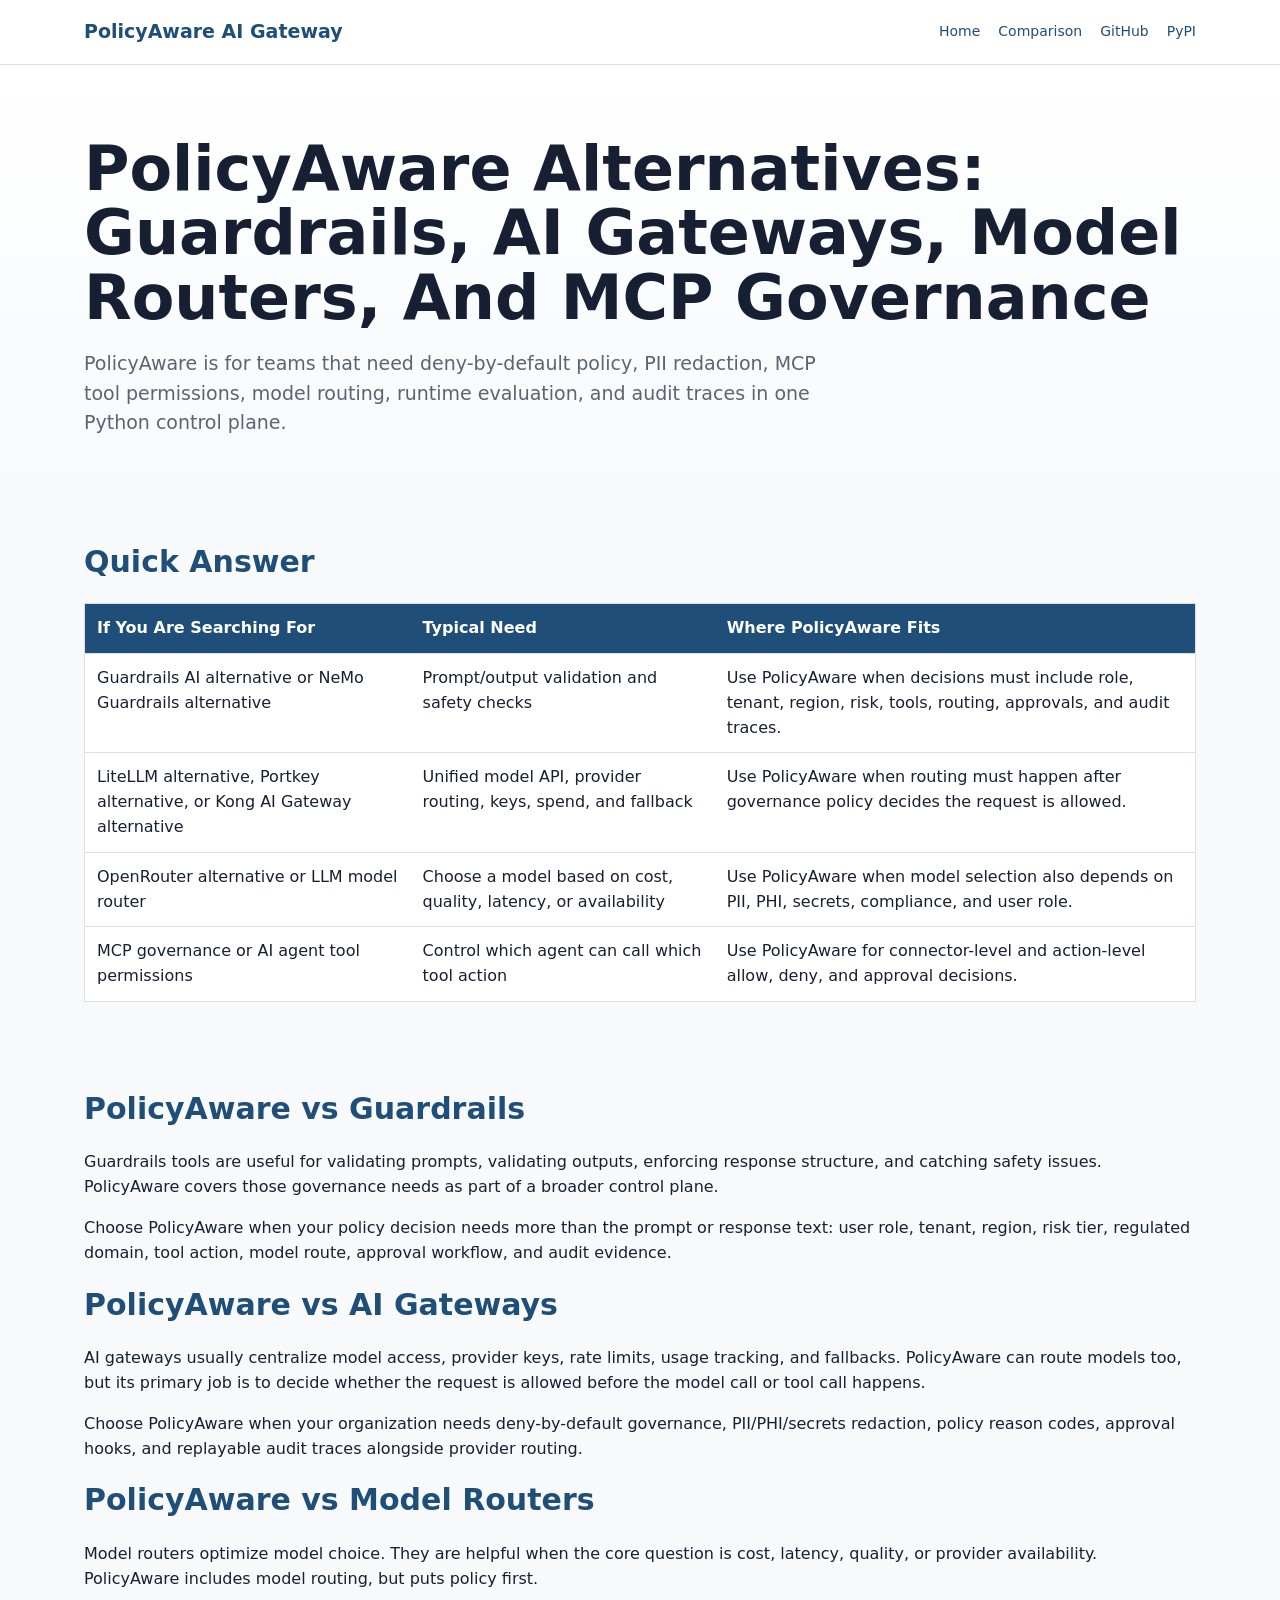
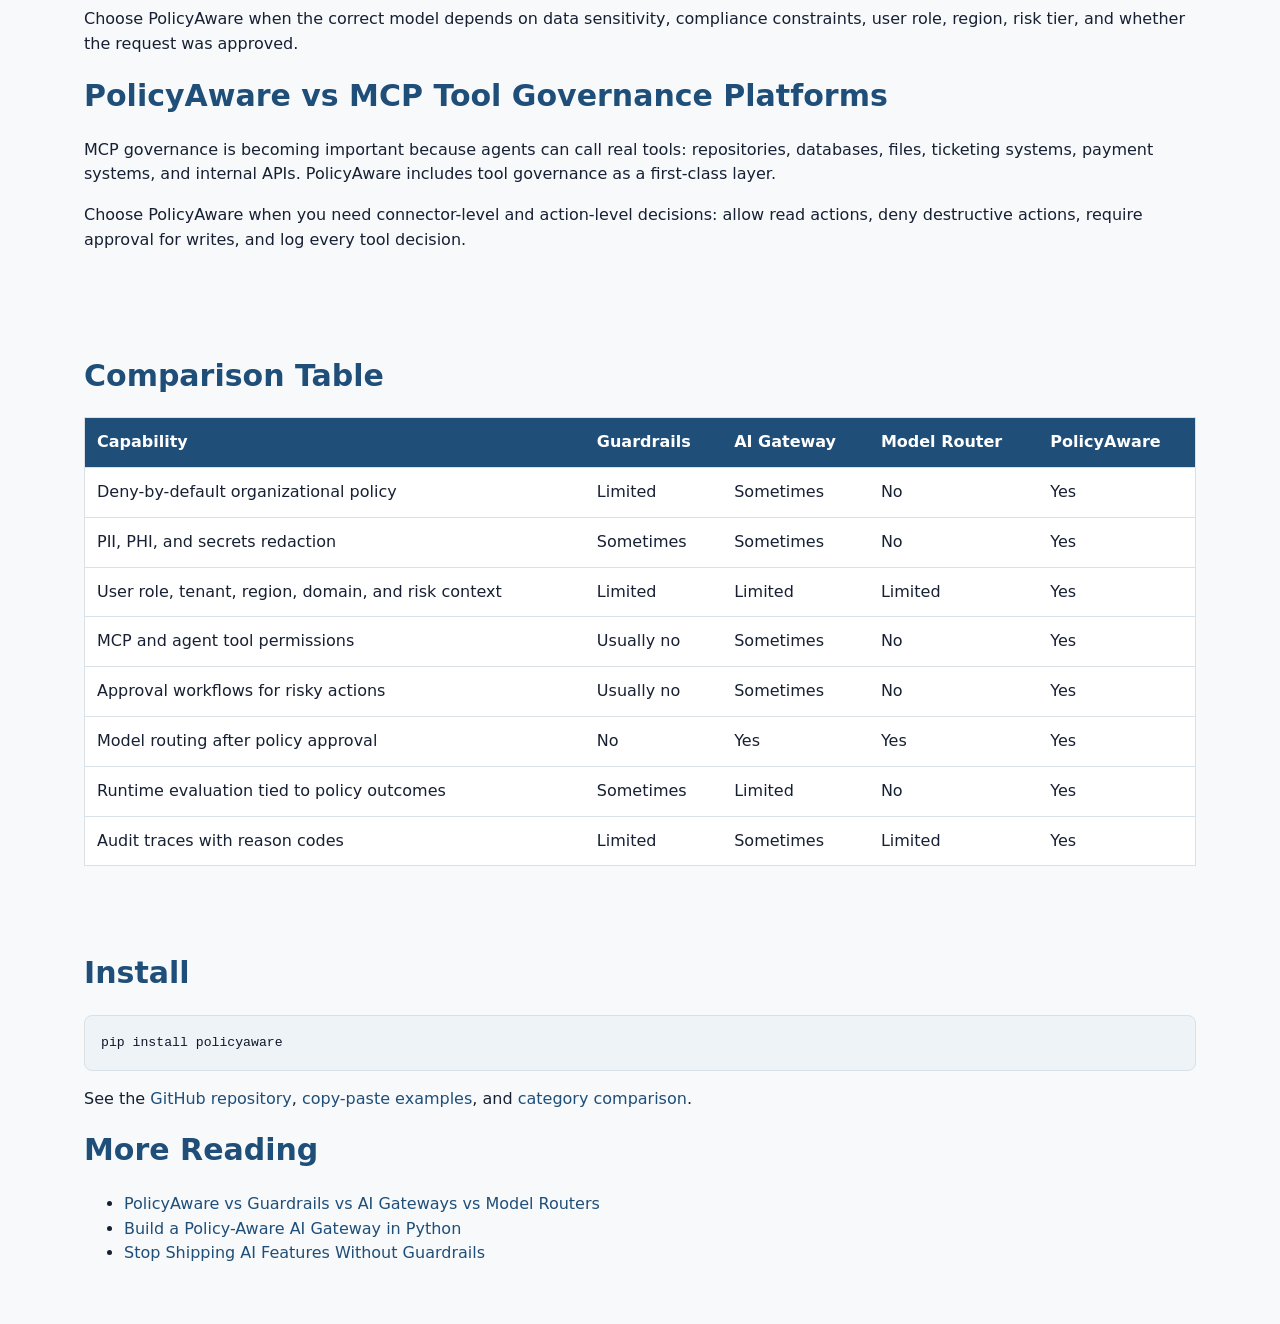
<file: docs/alternatives.html>
<!doctype html>
<html lang="en">
<head>
  <meta charset="utf-8">
  <meta name="viewport" content="width=device-width, initial-scale=1">
  <title>PolicyAware Alternatives - Guardrails AI, LiteLLM, AI Gateways, Model Routers</title>
  <meta name="description" content="Compare PolicyAware with Guardrails AI, LiteLLM, Portkey, Kong AI Gateway, OpenRouter, model routers, and MCP governance tools. Choose the right layer for LLM governance, PII redaction, tool permissions, routing, evaluation, and audit traces.">
  <meta name="keywords" content="PolicyAware alternatives, Guardrails AI alternative, LiteLLM alternative, Portkey alternative, Kong AI Gateway alternative, OpenRouter alternative, NeMo Guardrails alternative, LLM gateway comparison, AI gateway comparison, LLM guardrails comparison, model router comparison, MCP governance">
  <meta name="author" content="Krishna Kishor Tirupati">
  <link rel="canonical" href="https://ktirupati.github.io/policyaware/alternatives.html">
  <meta property="og:type" content="article">
  <meta property="og:title" content="PolicyAware Alternatives And Comparisons">
  <meta property="og:description" content="PolicyAware compared with guardrails, AI gateways, model routers, and MCP governance tools for enterprise LLM, RAG, and AI agent governance.">
  <meta property="og:url" content="https://ktirupati.github.io/policyaware/alternatives.html">
  <meta property="og:site_name" content="PolicyAware AI Gateway">
  <meta property="og:image" content="https://ktirupati.github.io/policyaware/social-preview.svg">
  <meta property="og:image:alt" content="PolicyAware alternatives for guardrails, AI gateways, model routers, and MCP governance">
  <meta name="twitter:card" content="summary">
  <meta name="twitter:title" content="PolicyAware Alternatives">
  <meta name="twitter:description" content="Compare PolicyAware with guardrails, AI gateways, model routers, and MCP governance tools.">
  <meta name="twitter:image" content="https://ktirupati.github.io/policyaware/social-preview.svg">
  <link rel="stylesheet" href="site.css">
  <script type="application/ld+json">
  {
    "@context": "https://schema.org",
    "@type": "TechArticle",
    "headline": "PolicyAware Alternatives: Guardrails, AI Gateways, Model Routers, and MCP Governance",
    "description": "A practical comparison of PolicyAware with guardrails libraries, AI gateways, model routers, and MCP governance tools.",
    "author": {
      "@type": "Person",
      "name": "Krishna Kishor Tirupati",
      "sameAs": "https://github.com/ktirupati"
    },
    "publisher": {
      "@type": "Organization",
      "name": "PolicyAware AI Gateway"
    },
    "url": "https://ktirupati.github.io/policyaware/alternatives.html"
  }
  </script>
</head>
<body>
  <header>
    <div class="shell nav">
      <a class="brand" href="./">PolicyAware AI Gateway</a>
      <nav class="nav-links">
        <a href="./">Home</a>
        <a href="comparison.md">Comparison</a>
        <a href="https://github.com/ktirupati/policyaware">GitHub</a>
        <a href="https://pypi.org/project/policyaware/">PyPI</a>
      </nav>
    </div>
  </header>

  <main>
    <section class="hero">
      <div class="shell">
        <h1>PolicyAware Alternatives: Guardrails, AI Gateways, Model Routers, And MCP Governance</h1>
        <p class="subtitle">
          PolicyAware is for teams that need deny-by-default policy, PII redaction,
          MCP tool permissions, model routing, runtime evaluation, and audit traces
          in one Python control plane.
        </p>
      </div>
    </section>

    <section class="section">
      <div class="shell">
        <h2>Quick Answer</h2>
        <table>
          <thead>
            <tr>
              <th>If You Are Searching For</th>
              <th>Typical Need</th>
              <th>Where PolicyAware Fits</th>
            </tr>
          </thead>
          <tbody>
            <tr>
              <td>Guardrails AI alternative or NeMo Guardrails alternative</td>
              <td>Prompt/output validation and safety checks</td>
              <td>Use PolicyAware when decisions must include role, tenant, region, risk, tools, routing, approvals, and audit traces.</td>
            </tr>
            <tr>
              <td>LiteLLM alternative, Portkey alternative, or Kong AI Gateway alternative</td>
              <td>Unified model API, provider routing, keys, spend, and fallback</td>
              <td>Use PolicyAware when routing must happen after governance policy decides the request is allowed.</td>
            </tr>
            <tr>
              <td>OpenRouter alternative or LLM model router</td>
              <td>Choose a model based on cost, quality, latency, or availability</td>
              <td>Use PolicyAware when model selection also depends on PII, PHI, secrets, compliance, and user role.</td>
            </tr>
            <tr>
              <td>MCP governance or AI agent tool permissions</td>
              <td>Control which agent can call which tool action</td>
              <td>Use PolicyAware for connector-level and action-level allow, deny, and approval decisions.</td>
            </tr>
          </tbody>
        </table>
      </div>
    </section>

    <section class="section">
      <div class="shell">
        <h2>PolicyAware vs Guardrails</h2>
        <p>
          Guardrails tools are useful for validating prompts, validating outputs,
          enforcing response structure, and catching safety issues. PolicyAware
          covers those governance needs as part of a broader control plane.
        </p>
        <p>
          Choose PolicyAware when your policy decision needs more than the prompt
          or response text: user role, tenant, region, risk tier, regulated domain,
          tool action, model route, approval workflow, and audit evidence.
        </p>

        <h2>PolicyAware vs AI Gateways</h2>
        <p>
          AI gateways usually centralize model access, provider keys, rate limits,
          usage tracking, and fallbacks. PolicyAware can route models too, but its
          primary job is to decide whether the request is allowed before the model
          call or tool call happens.
        </p>
        <p>
          Choose PolicyAware when your organization needs deny-by-default governance,
          PII/PHI/secrets redaction, policy reason codes, approval hooks, and
          replayable audit traces alongside provider routing.
        </p>

        <h2>PolicyAware vs Model Routers</h2>
        <p>
          Model routers optimize model choice. They are helpful when the core question
          is cost, latency, quality, or provider availability. PolicyAware includes
          model routing, but puts policy first.
        </p>
        <p>
          Choose PolicyAware when the correct model depends on data sensitivity,
          compliance constraints, user role, region, risk tier, and whether the
          request was approved.
        </p>

        <h2>PolicyAware vs MCP Tool Governance Platforms</h2>
        <p>
          MCP governance is becoming important because agents can call real tools:
          repositories, databases, files, ticketing systems, payment systems, and
          internal APIs. PolicyAware includes tool governance as a first-class layer.
        </p>
        <p>
          Choose PolicyAware when you need connector-level and action-level decisions:
          allow read actions, deny destructive actions, require approval for writes,
          and log every tool decision.
        </p>
      </div>
    </section>

    <section class="section">
      <div class="shell">
        <h2>Comparison Table</h2>
        <table>
          <thead>
            <tr>
              <th>Capability</th>
              <th>Guardrails</th>
              <th>AI Gateway</th>
              <th>Model Router</th>
              <th>PolicyAware</th>
            </tr>
          </thead>
          <tbody>
            <tr><td>Deny-by-default organizational policy</td><td>Limited</td><td>Sometimes</td><td>No</td><td>Yes</td></tr>
            <tr><td>PII, PHI, and secrets redaction</td><td>Sometimes</td><td>Sometimes</td><td>No</td><td>Yes</td></tr>
            <tr><td>User role, tenant, region, domain, and risk context</td><td>Limited</td><td>Limited</td><td>Limited</td><td>Yes</td></tr>
            <tr><td>MCP and agent tool permissions</td><td>Usually no</td><td>Sometimes</td><td>No</td><td>Yes</td></tr>
            <tr><td>Approval workflows for risky actions</td><td>Usually no</td><td>Sometimes</td><td>No</td><td>Yes</td></tr>
            <tr><td>Model routing after policy approval</td><td>No</td><td>Yes</td><td>Yes</td><td>Yes</td></tr>
            <tr><td>Runtime evaluation tied to policy outcomes</td><td>Sometimes</td><td>Limited</td><td>No</td><td>Yes</td></tr>
            <tr><td>Audit traces with reason codes</td><td>Limited</td><td>Sometimes</td><td>Limited</td><td>Yes</td></tr>
          </tbody>
        </table>
      </div>
    </section>

    <section class="section">
      <div class="shell">
        <h2>Install</h2>
        <pre><code>pip install policyaware</code></pre>
        <p>
          See the <a href="https://github.com/ktirupati/policyaware">GitHub repository</a>,
          <a href="https://github.com/ktirupati/policyaware/wiki/Copy-Paste-Examples">copy-paste examples</a>,
          and <a href="comparison.md">category comparison</a>.
        </p>

        <h2>More Reading</h2>
        <ul>
          <li><a href="https://dev.to/ktirupati/policyaware-vs-guardrails-vs-ai-gateways-vs-model-routers-the-comparison-every-ai-engineer-needs-289p">PolicyAware vs Guardrails vs AI Gateways vs Model Routers</a></li>
          <li><a href="https://dev.to/ktirupati/build-a-policy-aware-ai-gateway-in-python-data-protection-policy-enforcement-with-policyaware-462h">Build a Policy-Aware AI Gateway in Python</a></li>
          <li><a href="https://medium.com/@krishna.k.tirupati/stop-shipping-ai-features-without-guardrails-build-safer-ai-apps-with-policyaware-8bfd8509e4fb">Stop Shipping AI Features Without Guardrails</a></li>
        </ul>
      </div>
    </section>
  </main>
</body>
</html>
</file>
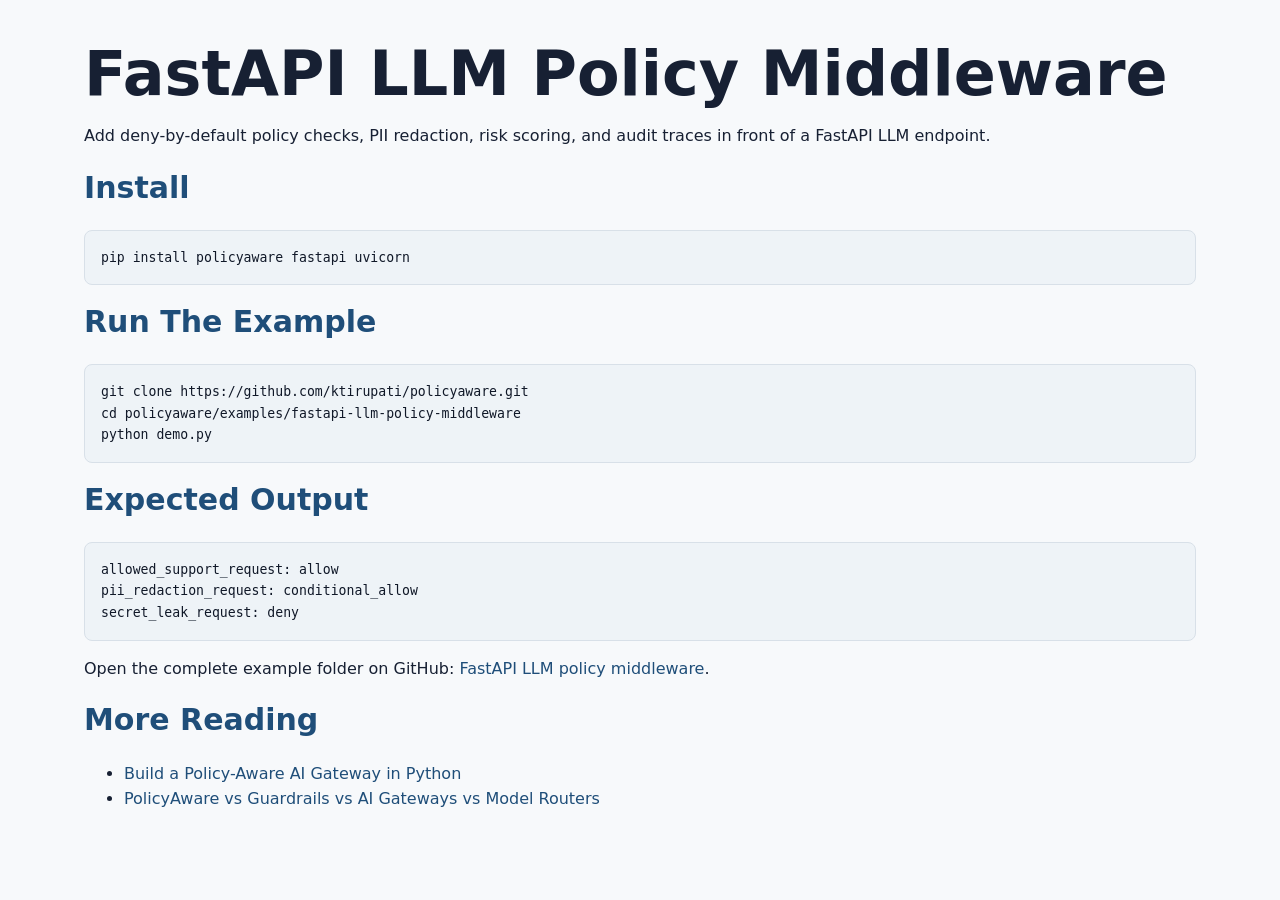
<file: docs/fastapi-llm-policy-middleware.html>
<!doctype html>
<html lang="en">
<head>
  <meta charset="utf-8">
  <meta name="viewport" content="width=device-width, initial-scale=1">
  <title>FastAPI LLM Policy Middleware - PolicyAware</title>
  <meta name="description" content="Add deny-by-default policy, PII redaction, risk checks, and audit traces to a FastAPI LLM endpoint with PolicyAware. Copy-paste Python and YAML example.">
  <meta name="keywords" content="FastAPI LLM policy middleware, FastAPI AI guardrails, FastAPI LLM governance, Python AI gateway, PolicyAware FastAPI">
  <meta name="author" content="Krishna Kishor Tirupati">
  <link rel="canonical" href="https://ktirupati.github.io/policyaware/fastapi-llm-policy-middleware.html">
  <meta property="og:title" content="FastAPI LLM Policy Middleware">
  <meta property="og:description" content="Protect a FastAPI LLM endpoint with deny-by-default policy, PII redaction, and audit traces.">
  <meta property="og:image" content="https://ktirupati.github.io/policyaware/social-preview.svg">
  <link rel="stylesheet" href="site.css">
</head>
<body>
  <main class="section">
    <div class="shell">
      <h1>FastAPI LLM Policy Middleware</h1>
      <p>Add deny-by-default policy checks, PII redaction, risk scoring, and audit traces in front of a FastAPI LLM endpoint.</p>
      <h2>Install</h2>
      <pre><code>pip install policyaware fastapi uvicorn</code></pre>
      <h2>Run The Example</h2>
      <pre><code>git clone https://github.com/ktirupati/policyaware.git
cd policyaware/examples/fastapi-llm-policy-middleware
python demo.py</code></pre>
      <h2>Expected Output</h2>
      <pre><code>allowed_support_request: allow
pii_redaction_request: conditional_allow
secret_leak_request: deny</code></pre>
      <p>Open the complete example folder on GitHub: <a href="https://github.com/ktirupati/policyaware/tree/main/examples/fastapi-llm-policy-middleware">FastAPI LLM policy middleware</a>.</p>
      <h2>More Reading</h2>
      <ul>
        <li><a href="https://dev.to/ktirupati/build-a-policy-aware-ai-gateway-in-python-data-protection-policy-enforcement-with-policyaware-462h">Build a Policy-Aware AI Gateway in Python</a></li>
        <li><a href="https://dev.to/ktirupati/policyaware-vs-guardrails-vs-ai-gateways-vs-model-routers-the-comparison-every-ai-engineer-needs-289p">PolicyAware vs Guardrails vs AI Gateways vs Model Routers</a></li>
      </ul>
    </div>
  </main>
</body>
</html>
</file>
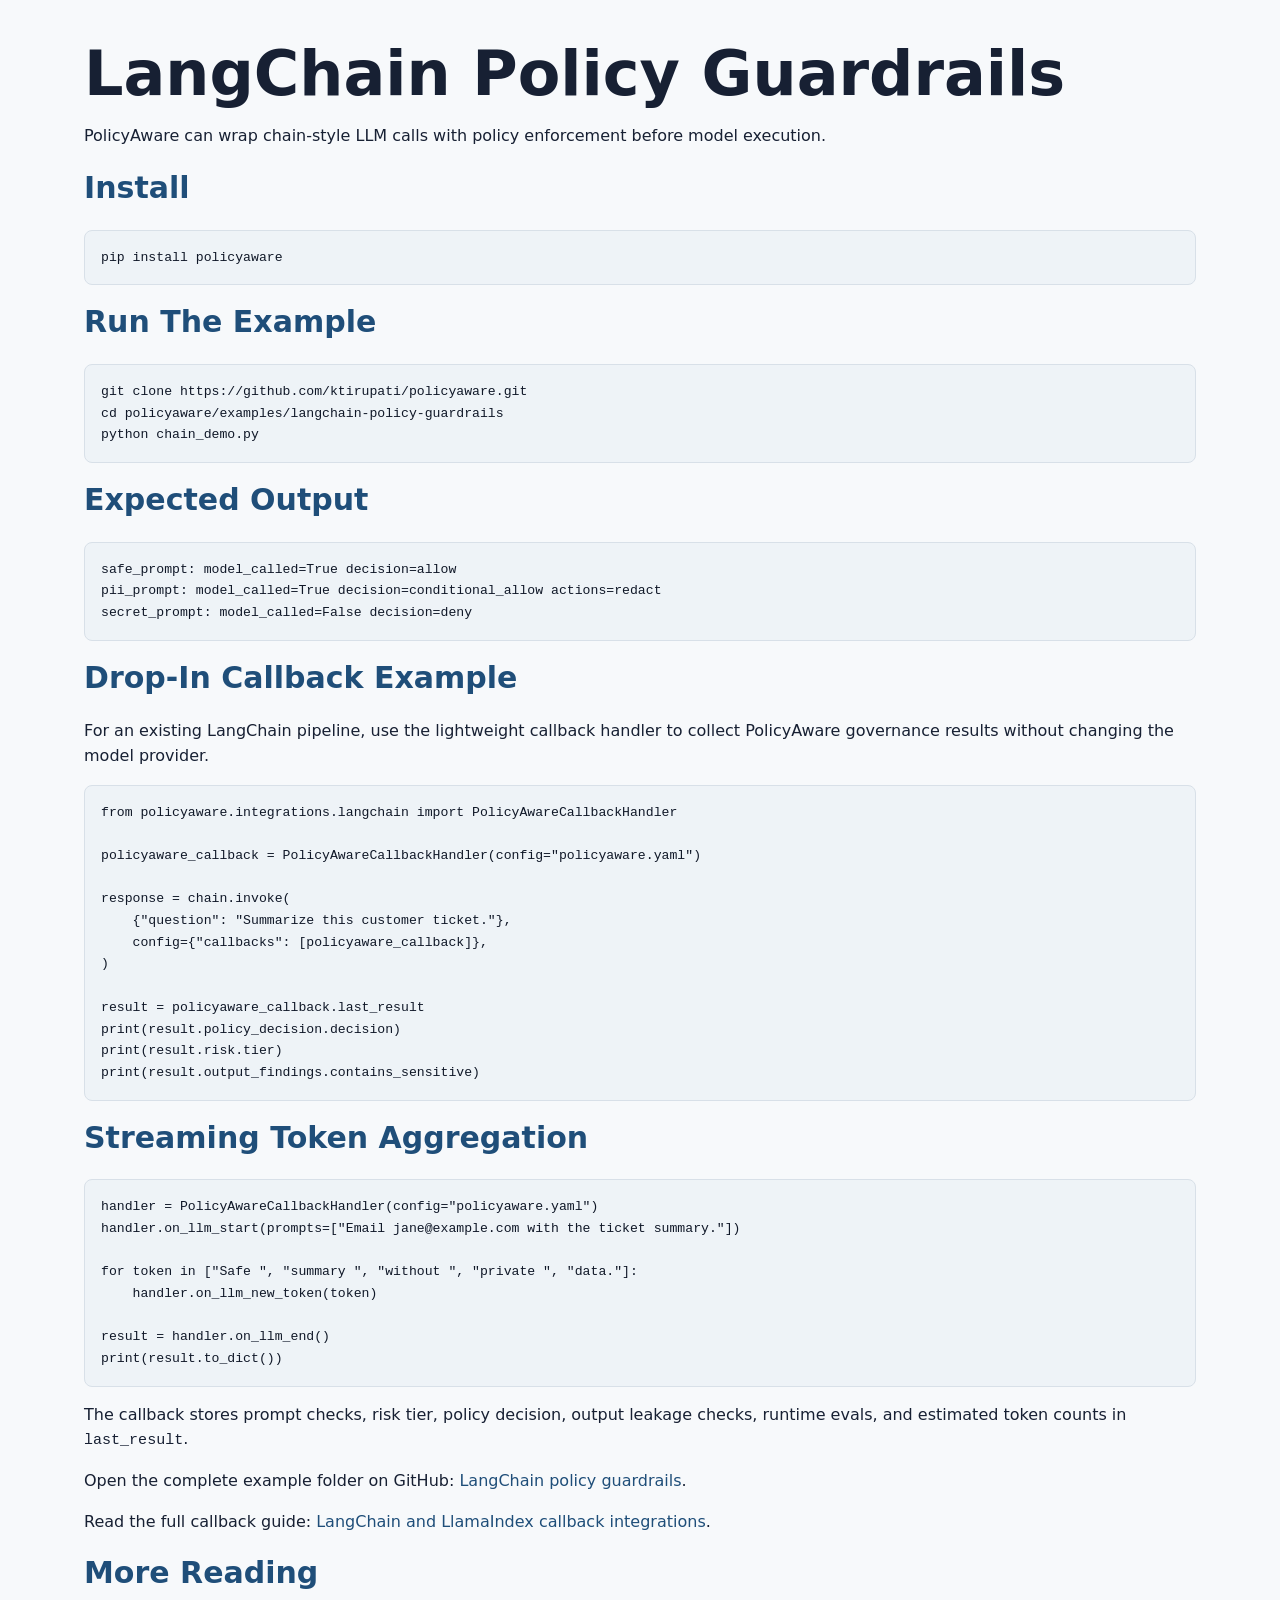
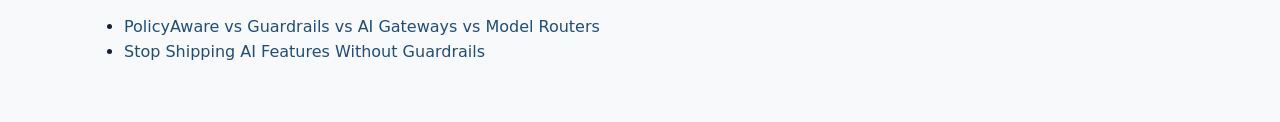
<file: docs/langchain-policy-guardrails.html>
<!doctype html>
<html lang="en">
<head>
  <meta charset="utf-8">
  <meta name="viewport" content="width=device-width, initial-scale=1">
  <title>LangChain Policy Guardrails - PolicyAware</title>
  <meta name="description" content="Wrap LangChain-style LLM calls with deny-by-default policy, PII redaction, secret blocking, and audit traces using PolicyAware.">
  <meta name="keywords" content="LangChain policy guardrails, LangChain guardrails, LangChain LLM governance, PolicyAware LangChain, Python AI guardrails">
  <meta name="author" content="Krishna Kishor Tirupati">
  <link rel="canonical" href="https://ktirupati.github.io/policyaware/langchain-policy-guardrails.html">
  <meta property="og:title" content="LangChain Policy Guardrails">
  <meta property="og:description" content="Add policy guardrails around LangChain-style LLM calls before prompts reach a model.">
  <meta property="og:image" content="https://ktirupati.github.io/policyaware/social-preview.svg">
  <link rel="stylesheet" href="site.css">
</head>
<body>
  <main class="section">
    <div class="shell">
      <h1>LangChain Policy Guardrails</h1>
      <p>PolicyAware can wrap chain-style LLM calls with policy enforcement before model execution.</p>
      <h2>Install</h2>
      <pre><code>pip install policyaware</code></pre>
      <h2>Run The Example</h2>
      <pre><code>git clone https://github.com/ktirupati/policyaware.git
cd policyaware/examples/langchain-policy-guardrails
python chain_demo.py</code></pre>
      <h2>Expected Output</h2>
      <pre><code>safe_prompt: model_called=True decision=allow
pii_prompt: model_called=True decision=conditional_allow actions=redact
secret_prompt: model_called=False decision=deny</code></pre>
      <h2>Drop-In Callback Example</h2>
      <p>For an existing LangChain pipeline, use the lightweight callback handler to collect PolicyAware governance results without changing the model provider.</p>
      <pre><code>from policyaware.integrations.langchain import PolicyAwareCallbackHandler

policyaware_callback = PolicyAwareCallbackHandler(config="policyaware.yaml")

response = chain.invoke(
    {"question": "Summarize this customer ticket."},
    config={"callbacks": [policyaware_callback]},
)

result = policyaware_callback.last_result
print(result.policy_decision.decision)
print(result.risk.tier)
print(result.output_findings.contains_sensitive)</code></pre>
      <h2>Streaming Token Aggregation</h2>
      <pre><code>handler = PolicyAwareCallbackHandler(config="policyaware.yaml")
handler.on_llm_start(prompts=["Email jane@example.com with the ticket summary."])

for token in ["Safe ", "summary ", "without ", "private ", "data."]:
    handler.on_llm_new_token(token)

result = handler.on_llm_end()
print(result.to_dict())</code></pre>
      <p>The callback stores prompt checks, risk tier, policy decision, output leakage checks, runtime evals, and estimated token counts in <code>last_result</code>.</p>
      <p>Open the complete example folder on GitHub: <a href="https://github.com/ktirupati/policyaware/tree/main/examples/langchain-policy-guardrails">LangChain policy guardrails</a>.</p>
      <p>Read the full callback guide: <a href="capabilities/integration-callbacks.md">LangChain and LlamaIndex callback integrations</a>.</p>
      <h2>More Reading</h2>
      <ul>
        <li><a href="https://dev.to/ktirupati/policyaware-vs-guardrails-vs-ai-gateways-vs-model-routers-the-comparison-every-ai-engineer-needs-289p">PolicyAware vs Guardrails vs AI Gateways vs Model Routers</a></li>
        <li><a href="https://medium.com/@krishna.k.tirupati/stop-shipping-ai-features-without-guardrails-build-safer-ai-apps-with-policyaware-8bfd8509e4fb">Stop Shipping AI Features Without Guardrails</a></li>
      </ul>
    </div>
  </main>
</body>
</html>
</file>
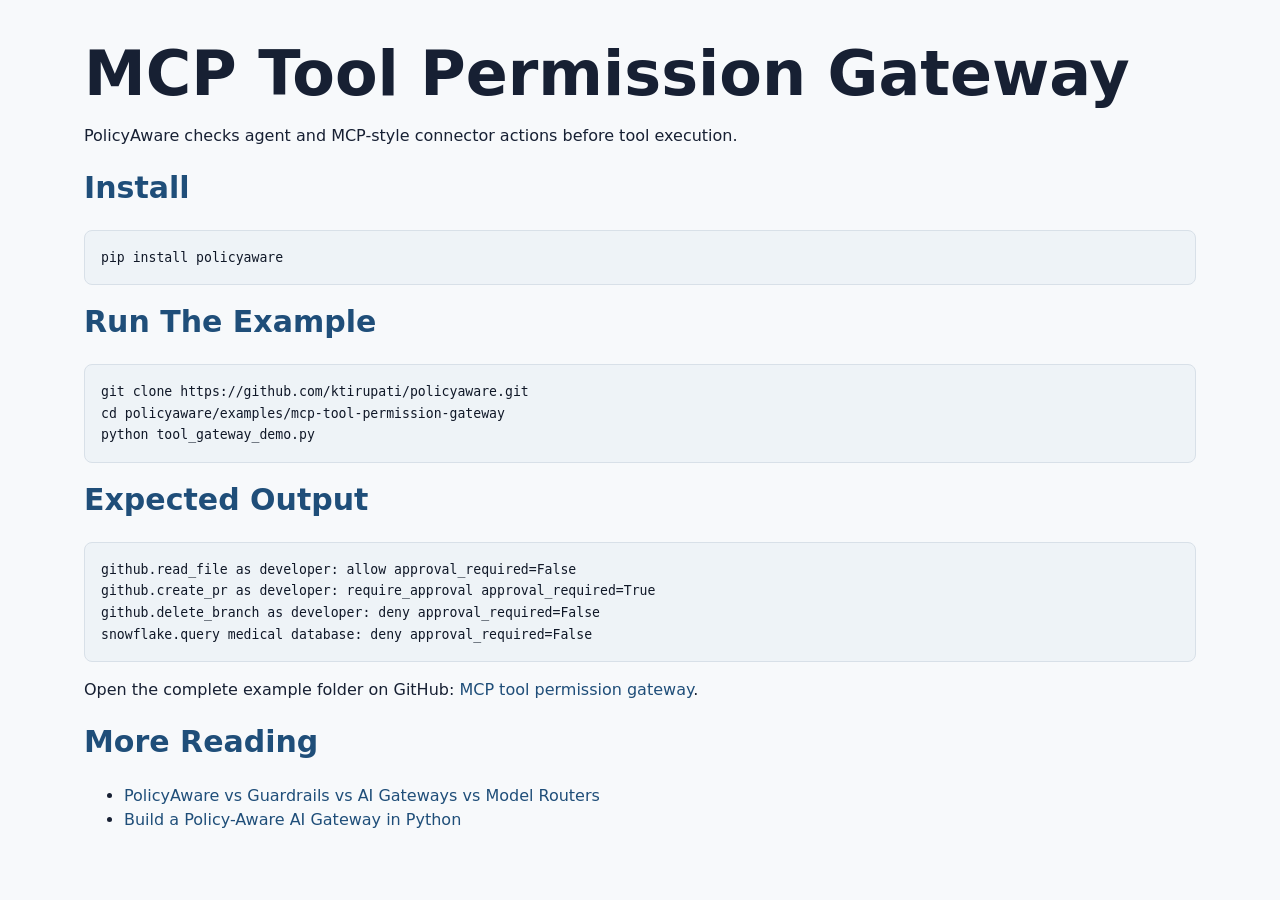
<file: docs/mcp-tool-permission-gateway.html>
<!doctype html>
<html lang="en">
<head>
  <meta charset="utf-8">
  <meta name="viewport" content="width=device-width, initial-scale=1">
  <title>MCP Tool Permission Gateway - PolicyAware</title>
  <meta name="description" content="Govern MCP tool permissions for AI agents with connector-level and action-level allow, deny, approval, and audit decisions using PolicyAware.">
  <meta name="keywords" content="MCP tool permission gateway, MCP governance, AI agent tool permissions, MCP guardrails, PolicyAware MCP">
  <meta name="author" content="Krishna Kishor Tirupati">
  <link rel="canonical" href="https://ktirupati.github.io/policyaware/mcp-tool-permission-gateway.html">
  <meta property="og:title" content="MCP Tool Permission Gateway">
  <meta property="og:description" content="Govern connector-level and action-level MCP tool permissions before an AI agent acts.">
  <meta property="og:image" content="https://ktirupati.github.io/policyaware/social-preview.svg">
  <link rel="stylesheet" href="site.css">
</head>
<body>
  <main class="section">
    <div class="shell">
      <h1>MCP Tool Permission Gateway</h1>
      <p>PolicyAware checks agent and MCP-style connector actions before tool execution.</p>
      <h2>Install</h2>
      <pre><code>pip install policyaware</code></pre>
      <h2>Run The Example</h2>
      <pre><code>git clone https://github.com/ktirupati/policyaware.git
cd policyaware/examples/mcp-tool-permission-gateway
python tool_gateway_demo.py</code></pre>
      <h2>Expected Output</h2>
      <pre><code>github.read_file as developer: allow approval_required=False
github.create_pr as developer: require_approval approval_required=True
github.delete_branch as developer: deny approval_required=False
snowflake.query medical database: deny approval_required=False</code></pre>
      <p>Open the complete example folder on GitHub: <a href="https://github.com/ktirupati/policyaware/tree/main/examples/mcp-tool-permission-gateway">MCP tool permission gateway</a>.</p>
      <h2>More Reading</h2>
      <ul>
        <li><a href="https://dev.to/ktirupati/policyaware-vs-guardrails-vs-ai-gateways-vs-model-routers-the-comparison-every-ai-engineer-needs-289p">PolicyAware vs Guardrails vs AI Gateways vs Model Routers</a></li>
        <li><a href="https://dev.to/ktirupati/build-a-policy-aware-ai-gateway-in-python-data-protection-policy-enforcement-with-policyaware-462h">Build a Policy-Aware AI Gateway in Python</a></li>
      </ul>
    </div>
  </main>
</body>
</html>
</file>
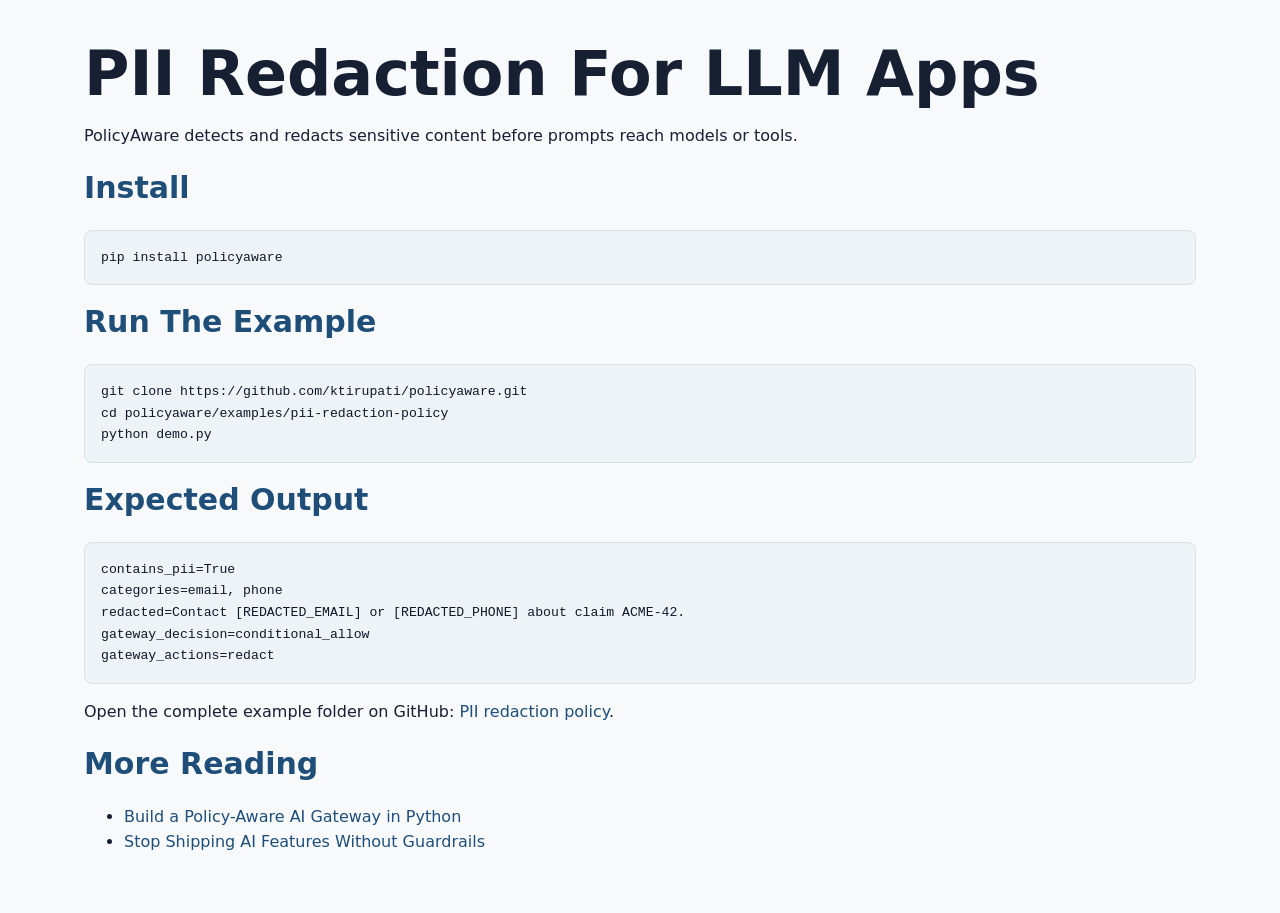
<file: docs/pii-redaction-llm.html>
<!doctype html>
<html lang="en">
<head>
  <meta charset="utf-8">
  <meta name="viewport" content="width=device-width, initial-scale=1">
  <title>PII Redaction For LLM Apps - PolicyAware</title>
  <meta name="description" content="Detect and redact PII, PHI, secrets, emails, phone numbers, SSNs, and API keys before prompts reach LLMs using PolicyAware.">
  <meta name="keywords" content="PII redaction LLM, PHI redaction AI, secrets detection LLM, LLM data protection, PolicyAware PII">
  <meta name="author" content="Krishna Kishor Tirupati">
  <link rel="canonical" href="https://ktirupati.github.io/policyaware/pii-redaction-llm.html">
  <meta property="og:title" content="PII Redaction For LLM Apps">
  <meta property="og:description" content="Detect and redact sensitive text before model execution with PolicyAware.">
  <meta property="og:image" content="https://ktirupati.github.io/policyaware/social-preview.svg">
  <link rel="stylesheet" href="site.css">
</head>
<body>
  <main class="section">
    <div class="shell">
      <h1>PII Redaction For LLM Apps</h1>
      <p>PolicyAware detects and redacts sensitive content before prompts reach models or tools.</p>
      <h2>Install</h2>
      <pre><code>pip install policyaware</code></pre>
      <h2>Run The Example</h2>
      <pre><code>git clone https://github.com/ktirupati/policyaware.git
cd policyaware/examples/pii-redaction-policy
python demo.py</code></pre>
      <h2>Expected Output</h2>
      <pre><code>contains_pii=True
categories=email, phone
redacted=Contact [REDACTED_EMAIL] or [REDACTED_PHONE] about claim ACME-42.
gateway_decision=conditional_allow
gateway_actions=redact</code></pre>
      <p>Open the complete example folder on GitHub: <a href="https://github.com/ktirupati/policyaware/tree/main/examples/pii-redaction-policy">PII redaction policy</a>.</p>
      <h2>More Reading</h2>
      <ul>
        <li><a href="https://dev.to/ktirupati/build-a-policy-aware-ai-gateway-in-python-data-protection-policy-enforcement-with-policyaware-462h">Build a Policy-Aware AI Gateway in Python</a></li>
        <li><a href="https://medium.com/@krishna.k.tirupati/stop-shipping-ai-features-without-guardrails-build-safer-ai-apps-with-policyaware-8bfd8509e4fb">Stop Shipping AI Features Without Guardrails</a></li>
      </ul>
    </div>
  </main>
</body>
</html>
</file>
<file: docs/site.css>
:root {
  --bg: #f7f9fb;
  --panel: #ffffff;
  --ink: #172033;
  --muted: #5b6472;
  --brand: #1f4e79;
  --brand-2: #26715f;
  --line: #d8e0e8;
  --code: #101828;
  --code-bg: #eef3f7;
}

* {
  box-sizing: border-box;
}

html {
  scroll-behavior: smooth;
}

body {
  margin: 0;
  font-family: Inter, ui-sans-serif, system-ui, -apple-system, BlinkMacSystemFont, "Segoe UI", sans-serif;
  color: var(--ink);
  background: var(--bg);
  line-height: 1.55;
}

a {
  color: var(--brand);
  text-decoration: none;
}

a:hover {
  text-decoration: underline;
}

.shell {
  max-width: 1160px;
  margin: 0 auto;
  padding: 0 24px;
}

header {
  background: var(--panel);
  border-bottom: 1px solid var(--line);
  position: sticky;
  top: 0;
  z-index: 10;
}

.nav {
  min-height: 64px;
  display: flex;
  align-items: center;
  justify-content: space-between;
  gap: 20px;
}

.brand {
  font-weight: 800;
  color: var(--brand);
  font-size: 19px;
}

.nav-links {
  display: flex;
  gap: 18px;
  flex-wrap: wrap;
  font-size: 14px;
}

.hero {
  padding: 72px 0 40px;
  background: linear-gradient(180deg, #ffffff 0%, #f7f9fb 100%);
}

.hero-grid {
  display: grid;
  grid-template-columns: minmax(0, 1.25fr) minmax(320px, 0.75fr);
  gap: 32px;
  align-items: center;
}

h1 {
  font-size: clamp(38px, 5vw, 62px);
  line-height: 1.04;
  margin: 0 0 18px;
  letter-spacing: 0;
}

.subtitle {
  font-size: 19px;
  color: var(--muted);
  max-width: 760px;
}

.button-row {
  display: flex;
  gap: 12px;
  flex-wrap: wrap;
  margin-top: 26px;
}

.button {
  display: inline-flex;
  align-items: center;
  justify-content: center;
  min-height: 42px;
  padding: 0 16px;
  border: 1px solid var(--brand);
  background: var(--brand);
  color: white;
  border-radius: 6px;
  font-weight: 700;
}

.button.secondary {
  background: white;
  color: var(--brand);
}

.card {
  background: var(--panel);
  border: 1px solid var(--line);
  border-radius: 8px;
  padding: 22px;
}

.hero-card h2 {
  margin-top: 0;
  color: var(--brand);
}

.section {
  padding: 42px 0;
}

.section h2 {
  margin: 0 0 18px;
  color: var(--brand);
  font-size: 30px;
}

.grid {
  display: grid;
  grid-template-columns: repeat(3, minmax(0, 1fr));
  gap: 18px;
}

.grid.two {
  grid-template-columns: repeat(2, minmax(0, 1fr));
}

.card h3 {
  margin-top: 0;
  color: var(--brand);
}

pre {
  overflow-x: auto;
  background: var(--code-bg);
  color: var(--code);
  border: 1px solid var(--line);
  border-radius: 8px;
  padding: 16px;
  font-size: 14px;
}

code {
  font-family: "Cascadia Code", Consolas, ui-monospace, monospace;
  font-size: 0.94em;
}

table {
  width: 100%;
  border-collapse: collapse;
  background: white;
  border: 1px solid var(--line);
}

th,
td {
  text-align: left;
  padding: 12px;
  border-bottom: 1px solid var(--line);
  vertical-align: top;
}

th {
  background: var(--brand);
  color: white;
}

.callout {
  border-left: 5px solid var(--brand-2);
  background: #ecf6f2;
  padding: 14px 16px;
  border-radius: 6px;
}

footer {
  border-top: 1px solid var(--line);
  color: var(--muted);
  padding: 26px 0;
  background: white;
}

@media (max-width: 860px) {
  .hero-grid,
  .grid,
  .grid.two {
    grid-template-columns: 1fr;
  }

  header {
    position: static;
  }
}
</file>
